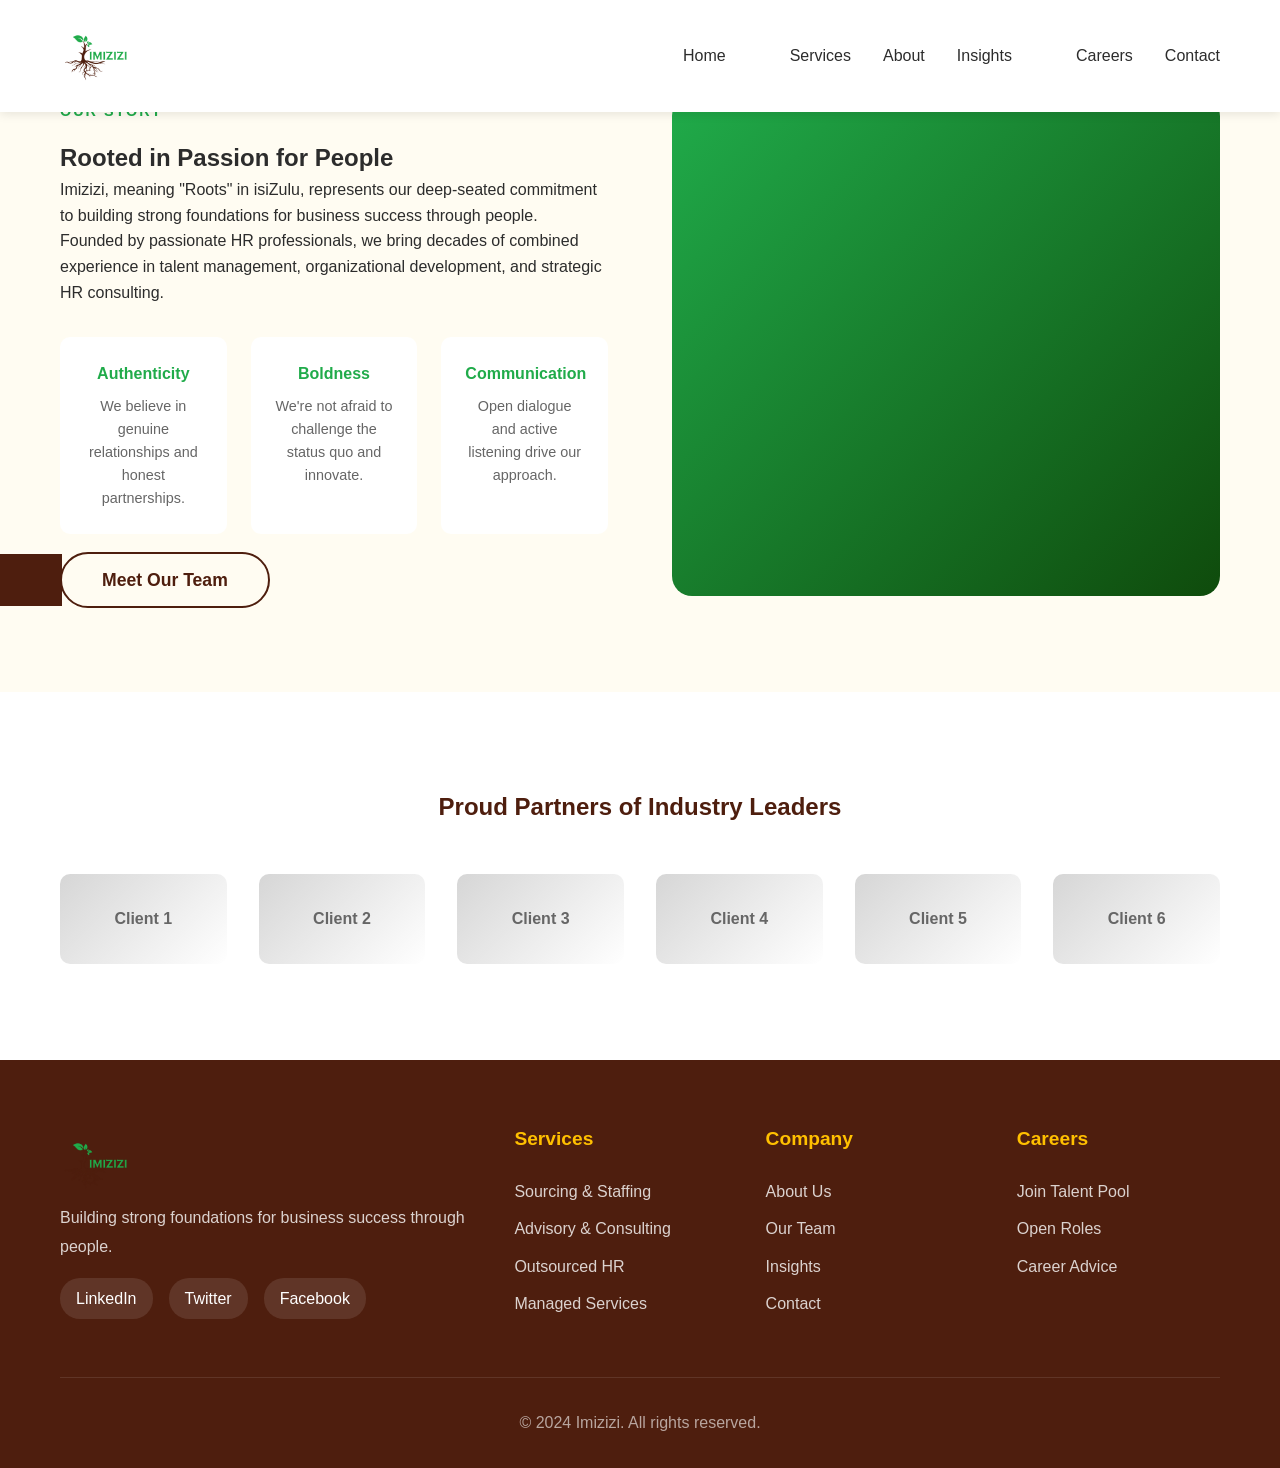
<file: about.html>
<!DOCTYPE html>
<html lang="en">
<head>
    <meta charset="UTF-8">
    <meta name="viewport" content="width=device-width, initial-scale=1.0">
    <title>About - Imizizi</title>
    <link rel="stylesheet" href="styles.css">
</head>
<body>
<!-- Navigation -->
    <nav class="navbar">
        <div class="container">
            <div class="nav-wrapper">
                <div class="logo">
                    <img src="images/Logo.png" alt="Imizizi Logo" class="logo-img">
                </div>
                
                <button class="mobile-menu-toggle" aria-label="Toggle menu">
                    <span></span>
                    <span></span>
                    <span></span>
                </button>
                <ul class="nav-menu">
                    <li><a href="home.html" class="nav-link active">Home</a></li>
                    <li class="dropdown">
                        <li><a href="services.html" class="nav-link">Services</a></li>
                        <ul class="dropdown-menu">
                            <li><a href="#sourcing">Sourcing & Staffing</a></li>
                            <li><a href="#advisory">Advisory & Consulting</a></li>
                            <li><a href="#outsourced">Outsourced People Management</a></li>
                            <li><a href="#managed">Managed Services</a></li>
                        </ul>
                    </li>
                    <li><a href="about.html" class="nav-link">About</a></li>
                    <li><a href="insights.html" class="nav-link">Insights</a></li>
                    <li class="dropdown">
                        <li><a href="careers.html" class="nav-link">Careers</a></li>
                        <ul class="dropdown-menu">
                            <li><a href="#talent-pool">Join Our Talent Pool</a></li>
                            <li><a href="#open-roles">Current Open Roles</a></li>
                            <li><a href="#career-advice">Career Advice</a></li>
                        </ul>
                    </li>
                    <li><a href="contact.html" class="nav-link">Contact</a></li>
                </ul>
            </div>
        </div>
    </nav>
<!-- About Section -->
    <section id="about" class="about-section">
        <div class="container">
            <div class="two-column-layout reverse">
                <div class="content-left" data-aos="fade-right">
                    <div class="about-image"></div>
                </div>
                <div class="content-right" data-aos="fade-left">
                    <span class="section-tag">Our Story</span>
                    <h2>Rooted in Passion for People</h2>
                    <p>Imizizi, meaning "Roots" in isiZulu, represents our deep-seated commitment to building strong foundations for business success through people.</p>
                    <p>Founded by passionate HR professionals, we bring decades of combined experience in talent management, organizational development, and strategic HR consulting.</p>
                    <div class="values-grid">
                        <div class="value-item">
                            <h4>Authenticity</h4>
                            <p>We believe in genuine relationships and honest partnerships.</p>
                        </div>
                        <div class="value-item">
                            <h4>Boldness</h4>
                            <p>We're not afraid to challenge the status quo and innovate.</p>
                        </div>
                        <div class="value-item">
                            <h4>Communication</h4>
                            <p>Open dialogue and active listening drive our approach.</p>
                        </div>
                    </div>
                    <a href="#team" class="btn-secondary" data-modal="teamModal">Meet Our Team</a>
                </div>
            </div>
        </div>
    </section>

<!-- Client Logos -->
    <section class="client-logos">
        <div class="container">
            <h3>Proud Partners of Industry Leaders</h3>
            <div class="logo-grid">
                <div class="logo-item">Client 1</div>
                <div class="logo-item">Client 2</div>
                <div class="logo-item">Client 3</div>
                <div class="logo-item">Client 4</div>
                <div class="logo-item">Client 5</div>
                <div class="logo-item">Client 6</div>
            </div>
        </div>
    </section>

<!-- Footer -->
    <footer class="footer">
        <div class="container">
            <div class="footer-grid">
                <div class="footer-col">
                    <div class="footer-logo">
                        <img src="images/Logo.png" alt="Imizizi Logo" class="logo-img">
                    </div>
                    <p>Building strong foundations for business success through people.</p>
                    <div class="footer-social">
                        <a href="#">LinkedIn</a>
                        <a href="#">Twitter</a>
                        <a href="#">Facebook</a>
                    </div>
                </div>
                <div class="footer-col">
                    <h4>Services</h4>
                    <ul>
                        <li><a href="#sourcing">Sourcing & Staffing</a></li>
                        <li><a href="#advisory">Advisory & Consulting</a></li>
                        <li><a href="#outsourced">Outsourced HR</a></li>
                        <li><a href="#managed">Managed Services</a></li>
                    </ul>
                </div>
                <div class="footer-col">
                    <h4>Company</h4>
                    <ul>
                        <li><a href="#about">About Us</a></li>
                        <li><a href="#team">Our Team</a></li>
                        <li><a href="#insights">Insights</a></li>
                        <li><a href="#contact">Contact</a></li>
                    </ul>
                </div>
                <div class="footer-col">
                    <h4>Careers</h4>
                    <ul>
                        <li><a href="#talent-pool">Join Talent Pool</a></li>
                        <li><a href="#open-roles">Open Roles</a></li>
                        <li><a href="#career-advice">Career Advice</a></li>
                    </ul>
                </div>
            </div>
            <div class="footer-bottom">
                <p>&copy; 2024 Imizizi. All rights reserved.</p>
            </div>
        </div>
    </footer>

    <script src="script.js"></script>


</body>
</html>
</file>
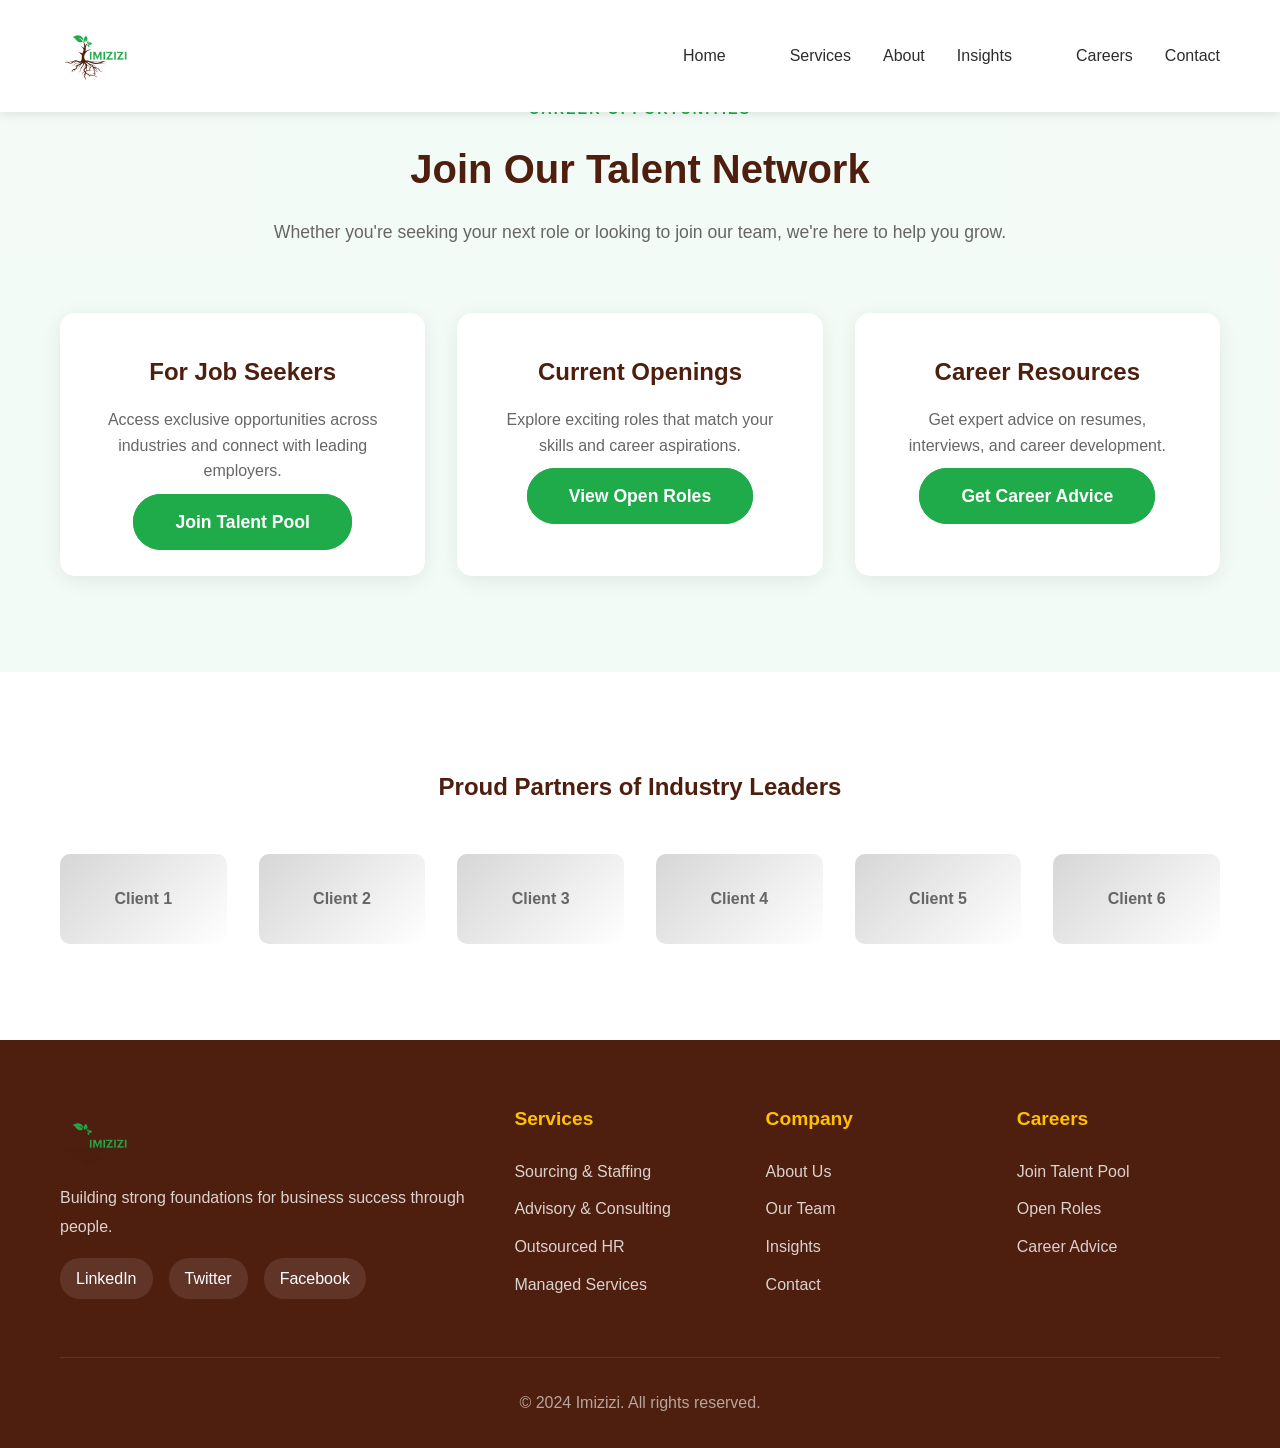
<file: careers.html>
<!DOCTYPE html>
<html lang="en">
<head>
    <meta charset="UTF-8">
    <meta name="viewport" content="width=device-width, initial-scale=1.0">
    <title>Careers - Imizizi</title>
    <link rel="stylesheet" href="styles.css">
</head>
<body>
<!-- Navigation -->
    <nav class="navbar">
        <div class="container">
            <div class="nav-wrapper">
                <div class="logo">
                    <img src="images/Logo.png" alt="Imizizi Logo" class="logo-img">
                </div>
                
                <button class="mobile-menu-toggle" aria-label="Toggle menu">
                    <span></span>
                    <span></span>
                    <span></span>
                </button>
                <ul class="nav-menu">
                    <li><a href="home.html" class="nav-link active">Home</a></li>
                    <li class="dropdown">
                        <li><a href="services.html" class="nav-link">Services</a></li>
                        <ul class="dropdown-menu">
                            <li><a href="#sourcing">Sourcing & Staffing</a></li>
                            <li><a href="#advisory">Advisory & Consulting</a></li>
                            <li><a href="#outsourced">Outsourced People Management</a></li>
                            <li><a href="#managed">Managed Services</a></li>
                        </ul>
                    </li>
                    <li><a href="about.html" class="nav-link">About</a></li>
                    <li><a href="insights.html" class="nav-link">Insights</a></li>
                    <li class="dropdown">
                        <li><a href="careers.html" class="nav-link">Careers</a></li>
                        <ul class="dropdown-menu">
                            <li><a href="#talent-pool">Join Our Talent Pool</a></li>
                            <li><a href="#open-roles">Current Open Roles</a></li>
                            <li><a href="#career-advice">Career Advice</a></li>
                        </ul>
                    </li>
                    <li><a href="contact.html" class="nav-link">Contact</a></li>
                </ul>
            </div>
        </div>
    </nav>

<!-- Careers Section -->
    <section id="careers" class="careers-section">
        <div class="container">
            <div class="section-header">
                <span class="section-tag">Career Opportunities</span>
                <h2>Join Our Talent Network</h2>
                <p>Whether you're seeking your next role or looking to join our team, we're here to help you grow.</p>
            </div>
            <div class="careers-grid">
                <div class="career-card" data-aos="fade-up">
                    <h3>For Job Seekers</h3>
                    <p>Access exclusive opportunities across industries and connect with leading employers.</p>
                    <a href="#talent-pool" class="btn-primary" data-modal="talentPoolModal">Join Talent Pool</a>
                </div>
                <div class="career-card" data-aos="fade-up" data-aos-delay="100">
                    <h3>Current Openings</h3>
                    <p>Explore exciting roles that match your skills and career aspirations.</p>
                    <a href="#open-roles" class="btn-primary" data-modal="openRolesModal">View Open Roles</a>
                </div>
                <div class="career-card" data-aos="fade-up" data-aos-delay="200">
                    <h3>Career Resources</h3>
                    <p>Get expert advice on resumes, interviews, and career development.</p>
                    <a href="#career-advice" class="btn-primary" data-modal="careerAdviceModal">Get Career Advice</a>
                </div>
            </div>
        </div>
    </section>

    <!-- Career Modals -->
    <div id="talentPoolModal" class="modal">
        <div class="modal-content">
            <span class="close">&times;</span>
            <h1>Join Our Talent Pool</h1>
            <p>Register with Imizizi to access exclusive job opportunities and career support services.</p>

            <h2>Benefits of Joining</h2>
            <ul>
                <li>First access to new job openings before public posting</li>
                <li>Personalized job matching based on your skills and preferences</li>
                <li>Career coaching and resume optimization services</li>
                <li>Interview preparation and feedback</li>
                <li>Salary negotiation support</li>
                <li>Ongoing career development resources</li>
            </ul>

            <h2>How It Works</h2>
            <p>Submit your profile and resume through our secure portal. Our team will review your information and reach out when opportunities matching your profile become available. We maintain strict confidentiality throughout the process.</p>

            <form class="talent-form">
                <input type="text" placeholder="Full Name" required>
                <input type="email" placeholder="Email Address" required>
                <input type="tel" placeholder="Phone Number" required>
                <select required>
                    <option value="">Select Industry</option>
                    <option value="it">Information Technology</option>
                    <option value="finance">Finance & Banking</option>
                    <option value="healthcare">Healthcare</option>
                    <option value="manufacturing">Manufacturing</option>
                    <option value="retail">Retail</option>
                    <option value="other">Other</option>
                </select>
                <textarea placeholder="Brief career summary" rows="4"></textarea>
                <button type="submit" class="btn-primary">Submit Application</button>
            </form>
        </div>
    </div>

    <div id="openRolesModal" class="modal">
        <div class="modal-content">
            <span class="close">&times;</span>
            <h1>Current Open Roles</h1>
            <p>Explore our latest opportunities across various industries and experience levels.</p>

            <div class="jobs-list">
                <div class="job-item">
                    <h3>Senior Software Engineer</h3>
                    <p class="job-meta">Technology • Johannesburg • Full-time</p>
                    <p>Leading tech company seeking experienced software engineer to join their innovation team. 5+ years experience required.</p>
                    <a href="#contact" class="btn-secondary">Apply Now</a>
                </div>
                <div class="job-item">
                    <h3>Financial Analyst</h3>
                    <p class="job-meta">Finance • Cape Town • Permanent</p>
                    <p>Multinational corporation looking for detail-oriented financial analyst with strong analytical skills and 3+ years experience.</p>
                    <a href="#contact" class="btn-secondary">Apply Now</a>
                </div>
                <div class="job-item">
                    <h3>HR Manager</h3>
                    <p class="job-meta">Human Resources • Durban • Full-time</p>
                    <p>Growing organization needs experienced HR Manager to lead people strategy and operations. 7+ years experience preferred.</p>
                    <a href="#contact" class="btn-secondary">Apply Now</a>
                </div>
                <div class="job-item">
                    <h3>Marketing Specialist</h3>
                    <p class="job-meta">Marketing • Remote • Contract</p>
                    <p>Digital marketing specialist needed for 6-month project. Experience with SEO, content marketing, and social media required.</p>
                    <a href="#contact" class="btn-secondary">Apply Now</a>
                </div>
                <div class="job-item">
                    <h3>Project Manager</h3>
                    <p class="job-meta">Operations • Pretoria • Permanent</p>
                    <p>PMP-certified project manager to oversee complex infrastructure projects. Strong stakeholder management skills essential.</p>
                    <a href="#contact" class="btn-secondary">Apply Now</a>
                </div>
            </div>

            <p class="jobs-footer">Don't see the right role? <a href="#talent-pool" data-modal="talentPoolModal">Join our talent pool</a> to be notified of future opportunities.</p>
        </div>
    </div>

    <div id="careerAdviceModal" class="modal">
        <div class="modal-content">
            <span class="close">&times;</span>
            <h1>Career Advice & Resources</h1>
            <p>Expert guidance to help you navigate your career journey successfully.</p>

            <div class="advice-sections">
                <div class="advice-section">
                    <h2>Resume & CV Tips</h2>
                    <ul>
                        <li>Tailor your resume to each specific role and company</li>
                        <li>Use action verbs and quantify achievements with metrics</li>
                        <li>Keep formatting clean, professional, and ATS-friendly</li>
                        <li>Highlight relevant skills and certifications prominently</li>
                        <li>Include a compelling professional summary</li>
                    </ul>
                </div>

                <div class="advice-section">
                    <h2>Interview Preparation</h2>
                    <ul>
                        <li>Research the company thoroughly before your interview</li>
                        <li>Prepare specific examples using the STAR method</li>
                        <li>Practice common interview questions out loud</li>
                        <li>Prepare thoughtful questions to ask the interviewer</li>
                        <li>Follow up with a thank-you email within 24 hours</li>
                    </ul>
                </div>

                <div class="advice-section">
                    <h2>Career Development</h2>
                    <ul>
                        <li>Set clear short-term and long-term career goals</li>
                        <li>Continuously update your skills through learning</li>
                        <li>Build and maintain a strong professional network</li>
                        <li>Seek mentorship and be open to feedback</li>
                        <li>Document your achievements and impact regularly</li>
                    </ul>
                </div>

                <div class="advice-section">
                    <h2>Salary Negotiation</h2>
                    <ul>
                        <li>Research market rates for your role and experience level</li>
                        <li>Consider total compensation, not just base salary</li>
                        <li>Practice your negotiation conversation beforehand</li>
                        <li>Be prepared to justify your salary expectations</li>
                        <li>Know when to walk away from an inadequate offer</li>
                    </ul>
                </div>
            </div>

            <a href="#contact" class="btn-primary modal-cta">Schedule Career Coaching Session</a>
        </div>
    </div>

<!-- Client Logos -->
    <section class="client-logos">
        <div class="container">
            <h3>Proud Partners of Industry Leaders</h3>
            <div class="logo-grid">
                <div class="logo-item">Client 1</div>
                <div class="logo-item">Client 2</div>
                <div class="logo-item">Client 3</div>
                <div class="logo-item">Client 4</div>
                <div class="logo-item">Client 5</div>
                <div class="logo-item">Client 6</div>
            </div>
        </div>
    </section>

<!-- Footer -->
    <footer class="footer">
        <div class="container">
            <div class="footer-grid">
                <div class="footer-col">
                    <div class="footer-logo">
                        <img src="images/Logo.png" alt="Imizizi Logo" class="logo-img">
                    </div>
                    <p>Building strong foundations for business success through people.</p>
                    <div class="footer-social">
                        <a href="#">LinkedIn</a>
                        <a href="#">Twitter</a>
                        <a href="#">Facebook</a>
                    </div>
                </div>
                <div class="footer-col">
                    <h4>Services</h4>
                    <ul>
                        <li><a href="#sourcing">Sourcing & Staffing</a></li>
                        <li><a href="#advisory">Advisory & Consulting</a></li>
                        <li><a href="#outsourced">Outsourced HR</a></li>
                        <li><a href="#managed">Managed Services</a></li>
                    </ul>
                </div>
                <div class="footer-col">
                    <h4>Company</h4>
                    <ul>
                        <li><a href="#about">About Us</a></li>
                        <li><a href="#team">Our Team</a></li>
                        <li><a href="#insights">Insights</a></li>
                        <li><a href="#contact">Contact</a></li>
                    </ul>
                </div>
                <div class="footer-col">
                    <h4>Careers</h4>
                    <ul>
                        <li><a href="#talent-pool">Join Talent Pool</a></li>
                        <li><a href="#open-roles">Open Roles</a></li>
                        <li><a href="#career-advice">Career Advice</a></li>
                    </ul>
                </div>
            </div>
            <div class="footer-bottom">
                <p>&copy; 2024 Imizizi. All rights reserved.</p>
            </div>
        </div>
    </footer>

    <script src="script.js"></script>
</body>
</html>
</file>
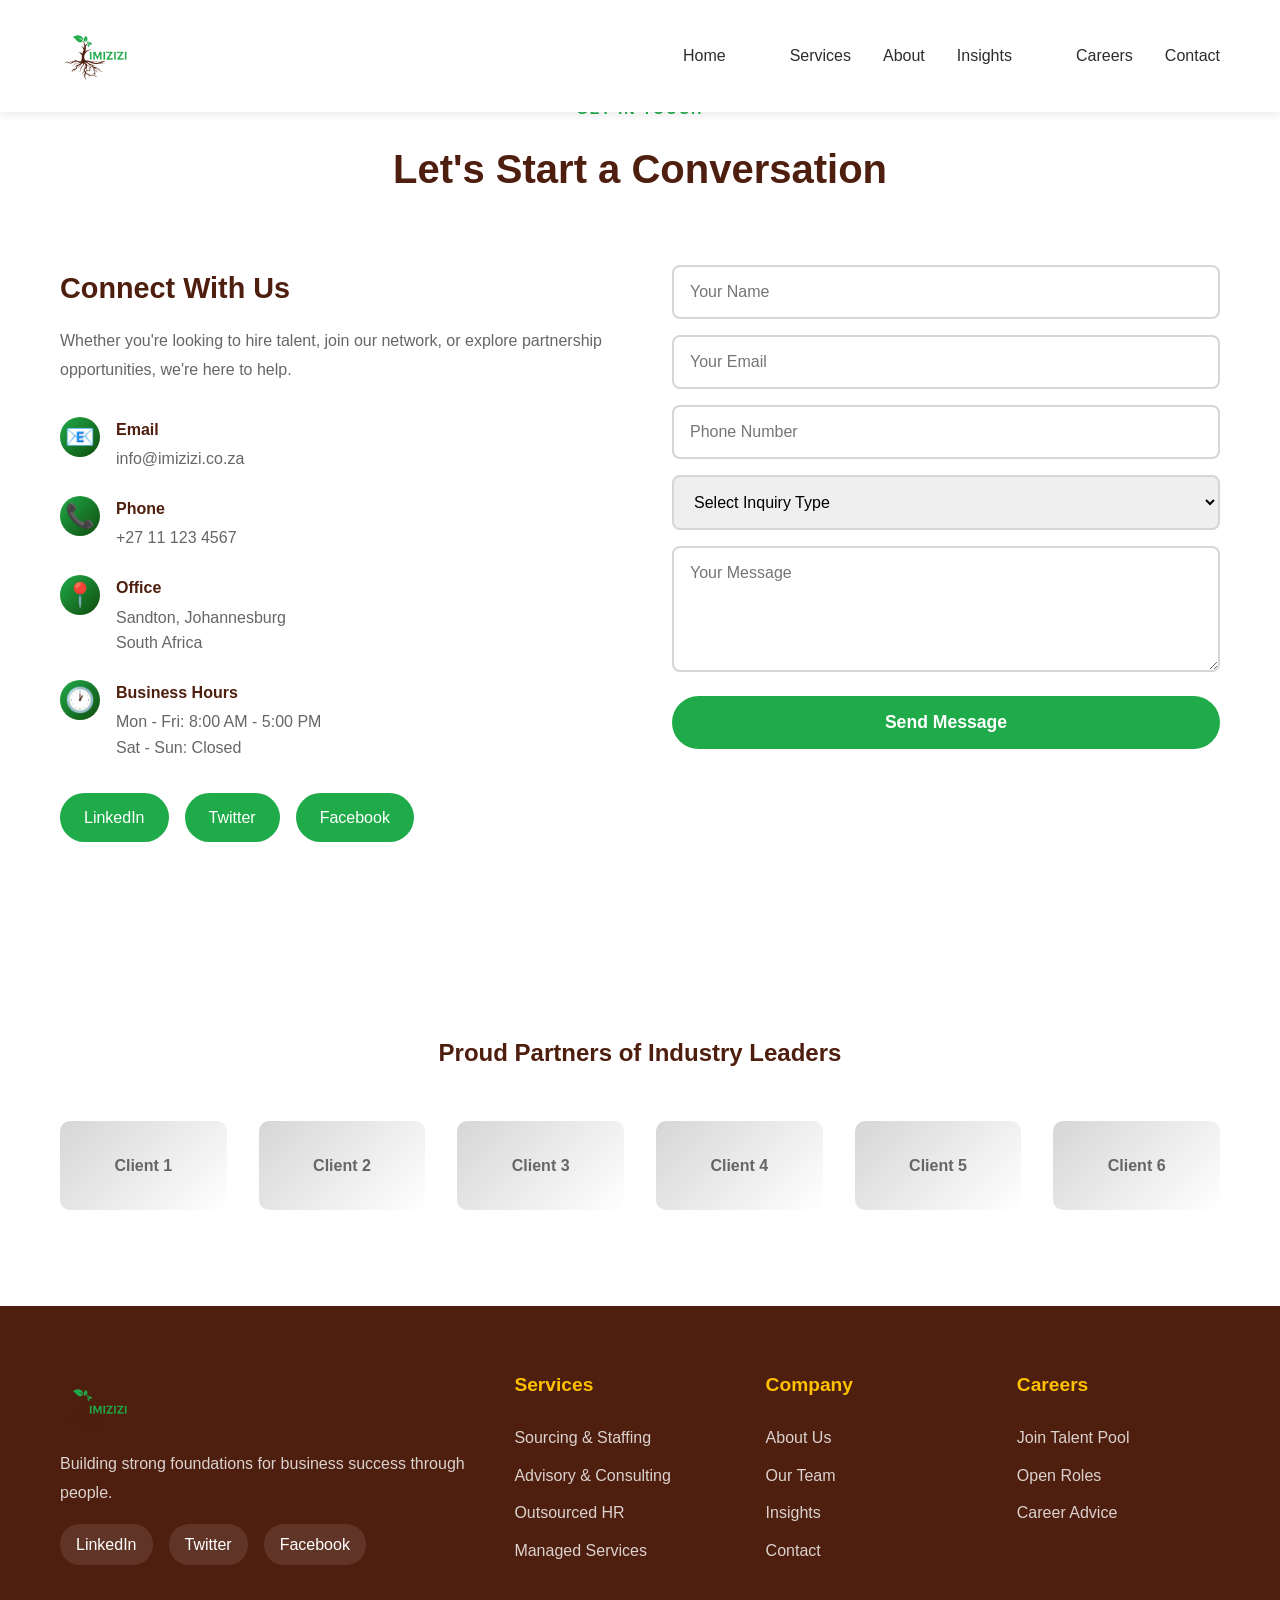
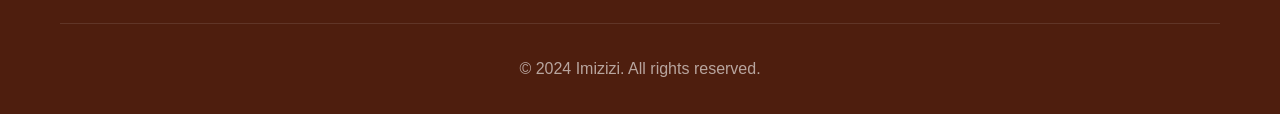
<file: contact.html>
<!DOCTYPE html>
<html lang="en">
<head>
    <meta charset="UTF-8">
    <meta name="viewport" content="width=device-width, initial-scale=1.0">
    <title>Contact - Imizizi</title>
    <link rel="stylesheet" href="styles.css">
</head>
<body>
<!-- Navigation -->
    <nav class="navbar">
        <div class="container">
            <div class="nav-wrapper">
                <div class="logo">
                    <img src="images/Logo.png" alt="Imizizi Logo" class="logo-img">
                </div>
                
                <button class="mobile-menu-toggle" aria-label="Toggle menu">
                    <span></span>
                    <span></span>
                    <span></span>
                </button>
                <ul class="nav-menu">
                    <li><a href="home.html" class="nav-link active">Home</a></li>
                    <li class="dropdown">
                        <li><a href="services.html" class="nav-link">Services</a></li>
                        <ul class="dropdown-menu">
                            <li><a href="#sourcing">Sourcing & Staffing</a></li>
                            <li><a href="#advisory">Advisory & Consulting</a></li>
                            <li><a href="#outsourced">Outsourced People Management</a></li>
                            <li><a href="#managed">Managed Services</a></li>
                        </ul>
                    </li>
                    <li><a href="about.html" class="nav-link">About</a></li>
                    <li><a href="insights.html" class="nav-link">Insights</a></li>
                    <li class="dropdown">
                        <li><a href="careers.html" class="nav-link">Careers</a></li>
                        <ul class="dropdown-menu">
                            <li><a href="#talent-pool">Join Our Talent Pool</a></li>
                            <li><a href="#open-roles">Current Open Roles</a></li>
                            <li><a href="#career-advice">Career Advice</a></li>
                        </ul>
                    </li>
                    <li><a href="contact.html" class="nav-link">Contact</a></li>
                </ul>
            </div>
        </div>
    </nav>
<!-- Contact Section -->
    <section id="contact" class="contact-section">
        <div class="container">
            <div class="section-header">
                <span class="section-tag">Get in Touch</span>
                <h2>Let's Start a Conversation</h2>
            </div>
            <div class="contact-grid">
                <div class="contact-info" data-aos="fade-right">
                    <h3>Connect With Us</h3>
                    <p>Whether you're looking to hire talent, join our network, or explore partnership opportunities, we're here to help.</p>
                    <div class="contact-details">
                        <div class="contact-item">
                            <div class="contact-icon">📧</div>
                            <div>
                                <h4>Email</h4>
                                <p>info@imizizi.co.za</p>
                            </div>
                        </div>
                        <div class="contact-item">
                            <div class="contact-icon">📞</div>
                            <div>
                                <h4>Phone</h4>
                                <p>+27 11 123 4567</p>
                            </div>
                        </div>
                        <div class="contact-item">
                            <div class="contact-icon">📍</div>
                            <div>
                                <h4>Office</h4>
                                <p>Sandton, Johannesburg<br>South Africa</p>
                            </div>
                        </div>
                        <div class="contact-item">
                            <div class="contact-icon">🕐</div>
                            <div>
                                <h4>Business Hours</h4>
                                <p>Mon - Fri: 8:00 AM - 5:00 PM<br>Sat - Sun: Closed</p>
                            </div>
                        </div>
                    </div>
                    <div class="social-links">
                        <a href="#" class="social-icon">LinkedIn</a>
                        <a href="#" class="social-icon">Twitter</a>
                        <a href="#" class="social-icon">Facebook</a>
                    </div>
                </div>
                <div class="contact-form-wrapper" data-aos="fade-left">
                    <form class="contact-form">
                        <div class="form-group">
                            <input type="text" name="name" placeholder="Your Name" required>
                        </div>
                        <div class="form-group">
                            <input type="email" name="email" placeholder="Your Email" required>
                        </div>
                        <div class="form-group">
                            <input type="tel" name="phone" placeholder="Phone Number">
                        </div>
                        <div class="form-group">
                            <select name="subject" required>
                                <option value="">Select Inquiry Type</option>
                                <option value="hire">I want to hire talent</option>
                                <option value="job">I'm looking for a job</option>
                                <option value="consulting">I need consulting services</option>
                                <option value="partnership">Partnership opportunity</option>
                                <option value="other">Other</option>
                            </select>
                        </div>
                        <div class="form-group">
                            <textarea name="message" placeholder="Your Message" rows="5" required></textarea>
                        </div>
                        <button type="submit" class="btn-primary">Send Message</button>
                    </form>
                </div>
            </div>
        </div>
    </section>

<!-- Client Logos -->
    <section class="client-logos">
        <div class="container">
            <h3>Proud Partners of Industry Leaders</h3>
            <div class="logo-grid">
                <div class="logo-item">Client 1</div>
                <div class="logo-item">Client 2</div>
                <div class="logo-item">Client 3</div>
                <div class="logo-item">Client 4</div>
                <div class="logo-item">Client 5</div>
                <div class="logo-item">Client 6</div>
            </div>
        </div>
    </section>

<!-- Footer -->
    <footer class="footer">
        <div class="container">
            <div class="footer-grid">
                <div class="footer-col">
                    <div class="footer-logo">
                        <img src="images/Logo.png" alt="Imizizi Logo" class="logo-img">
                    </div>
                    <p>Building strong foundations for business success through people.</p>
                    <div class="footer-social">
                        <a href="#">LinkedIn</a>
                        <a href="#">Twitter</a>
                        <a href="#">Facebook</a>
                    </div>
                </div>
                <div class="footer-col">
                    <h4>Services</h4>
                    <ul>
                        <li><a href="#sourcing">Sourcing & Staffing</a></li>
                        <li><a href="#advisory">Advisory & Consulting</a></li>
                        <li><a href="#outsourced">Outsourced HR</a></li>
                        <li><a href="#managed">Managed Services</a></li>
                    </ul>
                </div>
                <div class="footer-col">
                    <h4>Company</h4>
                    <ul>
                        <li><a href="#about">About Us</a></li>
                        <li><a href="#team">Our Team</a></li>
                        <li><a href="#insights">Insights</a></li>
                        <li><a href="#contact">Contact</a></li>
                    </ul>
                </div>
                <div class="footer-col">
                    <h4>Careers</h4>
                    <ul>
                        <li><a href="#talent-pool">Join Talent Pool</a></li>
                        <li><a href="#open-roles">Open Roles</a></li>
                        <li><a href="#career-advice">Career Advice</a></li>
                    </ul>
                </div>
            </div>
            <div class="footer-bottom">
                <p>&copy; 2024 Imizizi. All rights reserved.</p>
            </div>
        </div>
    </footer>

    <script src="script.js"></script>
</body>
</html>
</file>
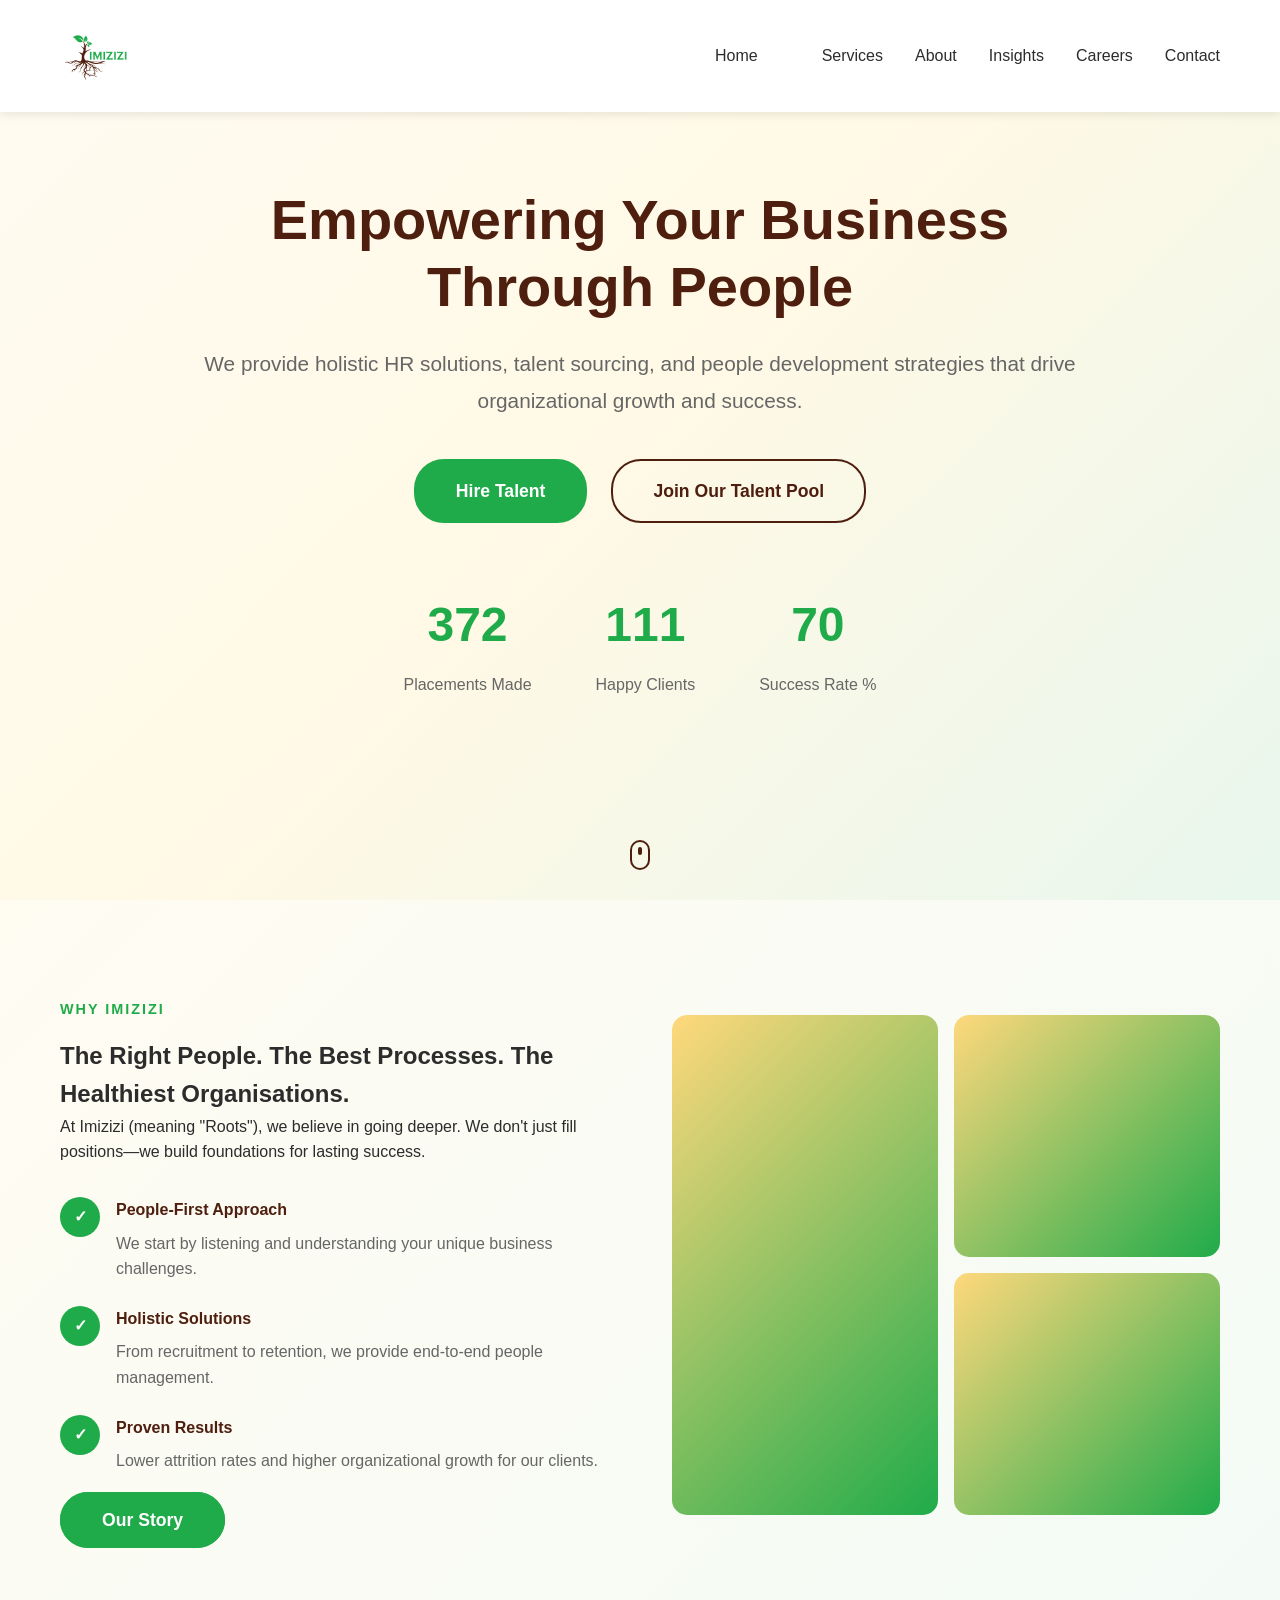
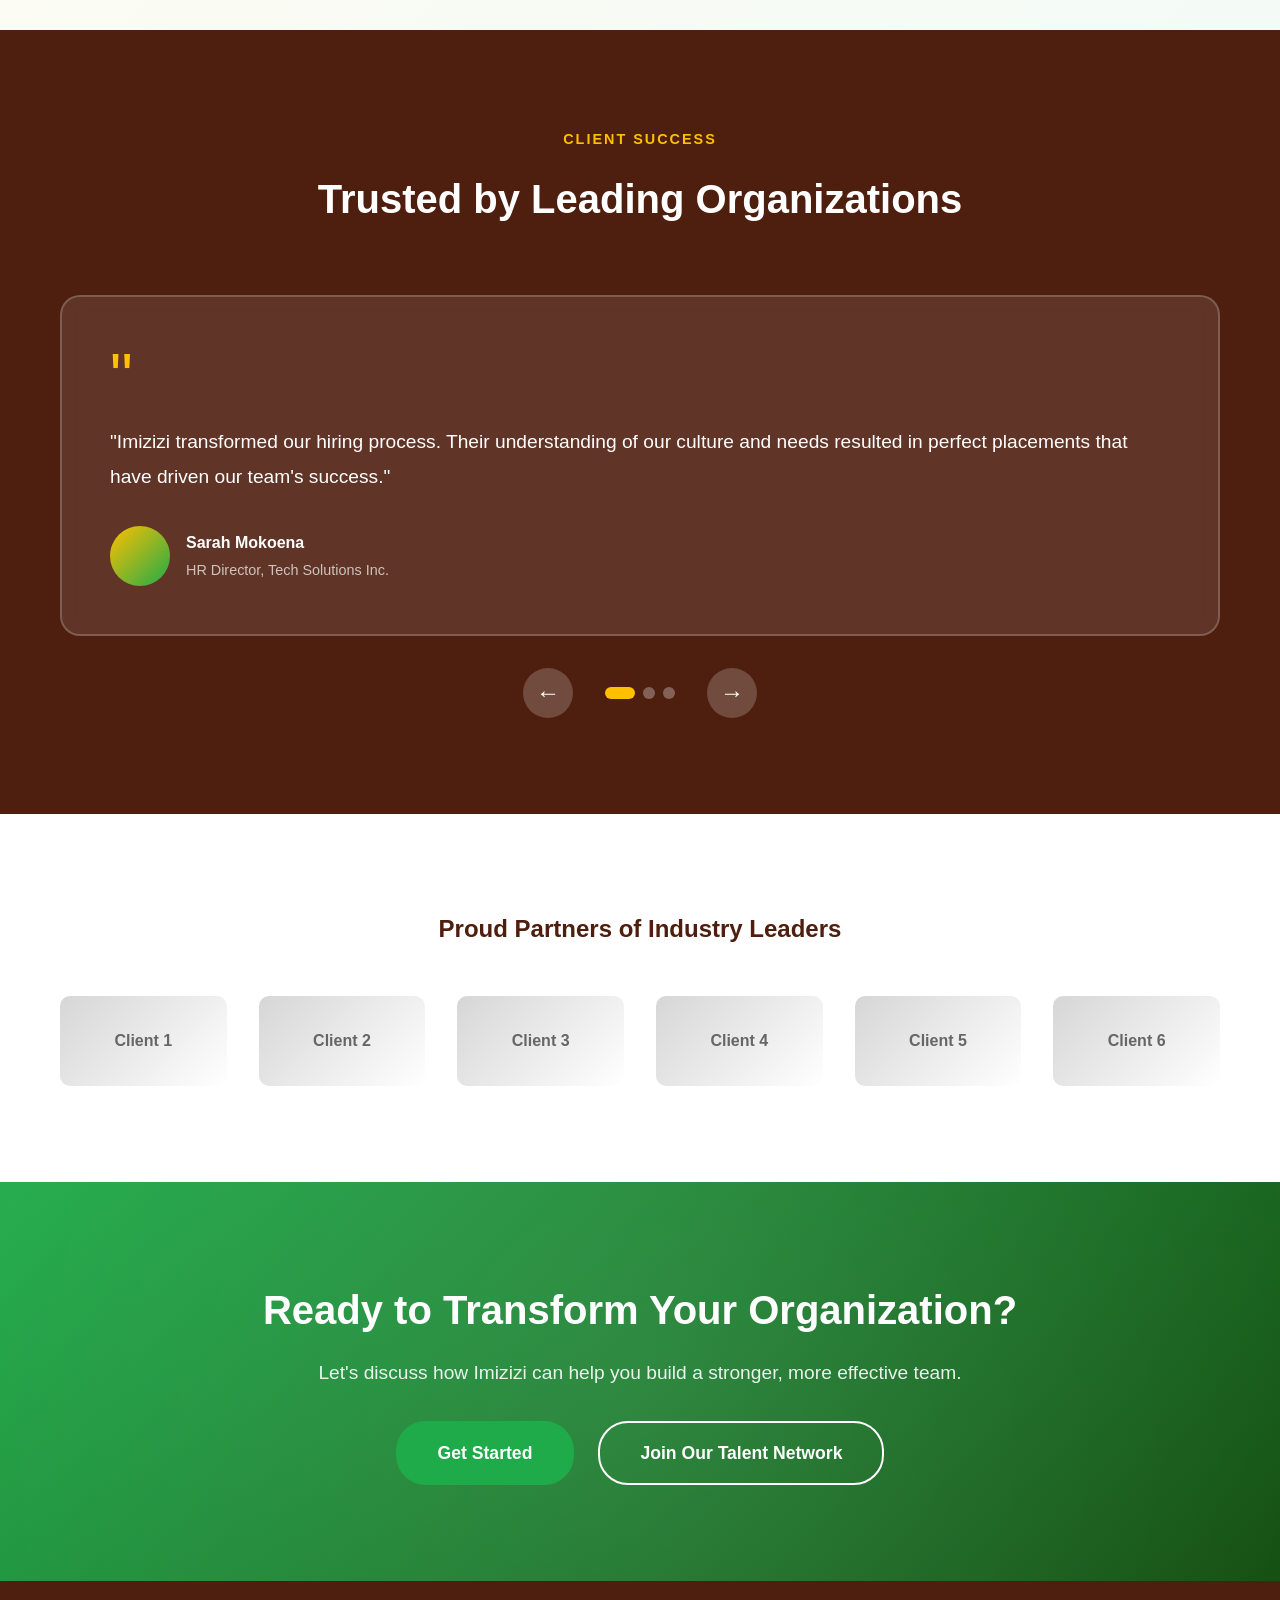
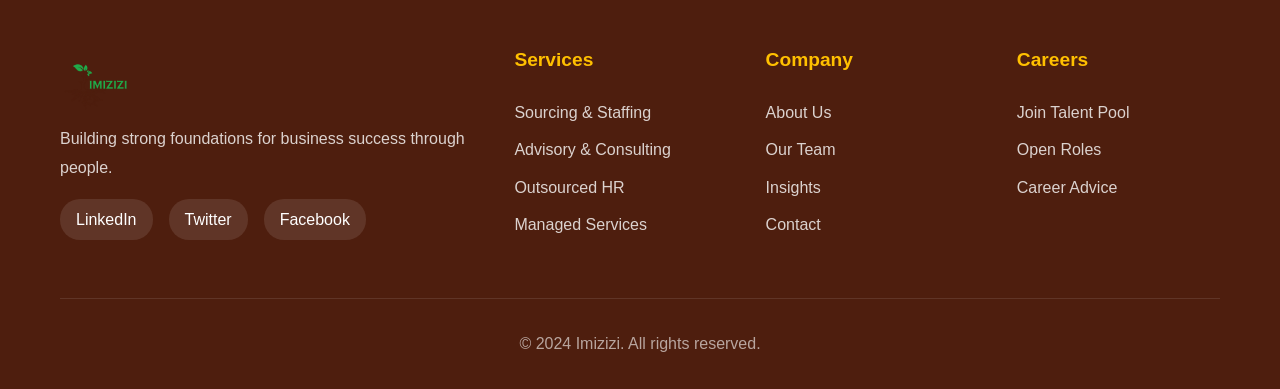
<file: home.html>
<!DOCTYPE html>
<html lang="en">
<head>
    <meta charset="UTF-8">
    <meta name="viewport" content="width=device-width, initial-scale=1.0">
    <title>Imizizi - People Management & Consulting Specialists</title>
    <link rel="stylesheet" href="styles.css">
</head>
<body>
    <!-- Navigation -->
    <nav class="navbar">
        <div class="container">
            <div class="nav-wrapper">
                <div class="logo">
                    <img src="images/Logo.png" alt="Imizizi Logo" class="logo-img">
                </div>
                
                <button class="mobile-menu-toggle" aria-label="Toggle menu">
                    <span></span>
                    <span></span>
                    <span></span>
                </button>
                <ul class="nav-menu">
                    <li><a href="home.html" class="nav-link active">Home</a></li>
                    <li class="dropdown">
                        <li><a href="services.html" class="nav-link">Services</a></li>
                        <ul class="dropdown-menu">
                            <li><a href="#sourcing">Sourcing & Staffing</a></li>
                            <li><a href="#advisory">Advisory & Consulting</a></li>
                            <li><a href="#outsourced">Outsourced People Management</a></li>
                            <li><a href="#managed">Managed Services</a></li>
                        </ul>
                    </li>
                    <li><a href="about.html" class="nav-link">About</a></li>
                    <li><a href="insights.html" class="nav-link">Insights</a></li>
                    <li class="dropdown">
                        <a href="careers.html" class="nav-link">Careers</a>
                        <ul class="dropdown-menu">
                            <li><a href="#talent-pool">Join Our Talent Pool</a></li>
                            <li><a href="#open-roles">Current Open Roles</a></li>
                            <li><a href="#career-advice">Career Advice</a></li>
                        </ul>
                    </li>
                    <li><a href="contact.html" class="nav-link">Contact</a></li>
                </ul>
            </div>
        </div>
    </nav>

    <!-- Hero Section -->
    <section id="home" class="hero">
        <div class="hero-background"></div>
        <div class="container">
            <div class="hero-content">
                <h1 class="hero-title animate-fade-in">Empowering Your Business Through People</h1>
                <p class="hero-subtitle animate-fade-in-delay">We provide holistic HR solutions, talent sourcing, and people development strategies that drive organizational growth and success.</p>
                <div class="hero-buttons animate-fade-in-delay-2">
                    <a href="#contact" class="btn-primary">Hire Talent</a>
                    <a href="#careers" class="btn-secondary">Join Our Talent Pool</a>
                </div>
                <div class="hero-stats animate-fade-in-delay-3">
                    <div class="stat-item">
                        <h3 class="stat-number" data-count="500">0</h3>
                        <p>Placements Made</p>
                    </div>
                    <div class="stat-item">
                        <h3 class="stat-number" data-count="150">0</h3>
                        <p>Happy Clients</p>
                    </div>
                    <div class="stat-item">
                        <h3 class="stat-number" data-count="95">0</h3>
                        <p>Success Rate %</p>
                    </div>
                </div>
            </div>
        </div>
        <div class="scroll-indicator">
            <span></span>
        </div>
    </section>

    

    <!-- Why Choose Us -->
    <section class="why-choose-us">
        <div class="container">
            <div class="two-column-layout">
                <div class="content-left" data-aos="fade-right">
                    <span class="section-tag">Why Imizizi</span>
                    <h2>The Right People. The Best Processes. The Healthiest Organisations.</h2>
                    <p>At Imizizi (meaning "Roots"), we believe in going deeper. We don't just fill positions—we build foundations for lasting success.</p>
                    <div class="benefits-list">
                        <div class="benefit-item">
                            <div class="benefit-icon">✓</div>
                            <div>
                                <h4>People-First Approach</h4>
                                <p>We start by listening and understanding your unique business challenges.</p>
                            </div>
                        </div>
                        <div class="benefit-item">
                            <div class="benefit-icon">✓</div>
                            <div>
                                <h4>Holistic Solutions</h4>
                                <p>From recruitment to retention, we provide end-to-end people management.</p>
                            </div>
                        </div>
                        <div class="benefit-item">
                            <div class="benefit-icon">✓</div>
                            <div>
                                <h4>Proven Results</h4>
                                <p>Lower attrition rates and higher organizational growth for our clients.</p>
                            </div>
                        </div>
                    </div>
                    <a href="#about" class="btn-primary">Our Story</a>
                </div>
                <div class="content-right" data-aos="fade-left">
                    <div class="image-collage">
                        <div class="collage-item collage-1"></div>
                        <div class="collage-item collage-2"></div>
                        <div class="collage-item collage-3"></div>
                    </div>
                </div>
            </div>
        </div>
    </section>

    <!-- Social Proof / Testimonials -->
    <section class="testimonials">
        <div class="container">
            <div class="section-header">
                <span class="section-tag">Client Success</span>
                <h2>Trusted by Leading Organizations</h2>
            </div>
            <div class="testimonials-slider">
                <div class="testimonial-card active" data-aos="fade-up">
                    <div class="quote-icon">"</div>
                    <p class="testimonial-text">"Imizizi transformed our hiring process. Their understanding of our culture and needs resulted in perfect placements that have driven our team's success."</p>
                    <div class="testimonial-author">
                        <div class="author-avatar"></div>
                        <div>
                            <h4>Sarah Mokoena</h4>
                            <p>HR Director, Tech Solutions Inc.</p>
                        </div>
                    </div>
                </div>
                <div class="testimonial-card" data-aos="fade-up" data-aos-delay="100">
                    <div class="quote-icon">"</div>
                    <p class="testimonial-text">"The leadership development program designed by Imizizi has been instrumental in preparing our management team for growth. Truly exceptional service."</p>
                    <div class="testimonial-author">
                        <div class="author-avatar"></div>
                        <div>
                            <h4>Thabo Ndlovu</h4>
                            <p>CEO, Manufacturing Excellence</p>
                        </div>
                    </div>
                </div>
                <div class="testimonial-card" data-aos="fade-up" data-aos-delay="200">
                    <div class="quote-icon">"</div>
                    <p class="testimonial-text">"Outsourcing our HR operations to Imizizi was the best decision we made. They handle everything professionally, allowing us to focus on our core business."</p>
                    <div class="testimonial-author">
                        <div class="author-avatar"></div>
                        <div>
                            <h4>Linda van der Merwe</h4>
                            <p>Operations Manager, Retail Group</p>
                        </div>
                    </div>
                </div>
            </div>
            <div class="testimonial-controls">
                <button class="testimonial-prev">←</button>
                <div class="testimonial-dots"></div>
                <button class="testimonial-next">→</button>
            </div>
        </div>
    </section>

    <!-- Client Logos -->
    <section class="client-logos">
        <div class="container">
            <h3>Proud Partners of Industry Leaders</h3>
            <div class="logo-grid">
                <div class="logo-item">Client 1</div>
                <div class="logo-item">Client 2</div>
                <div class="logo-item">Client 3</div>
                <div class="logo-item">Client 4</div>
                <div class="logo-item">Client 5</div>
                <div class="logo-item">Client 6</div>
            </div>
        </div>
    </section>

    
    <!-- Team Modal -->
    <div id="teamModal" class="modal">
        <div class="modal-content">
            <span class="close">&times;</span>
            <h1>Meet Our Leadership Team</h1>
            <p>Our team brings together diverse expertise in HR, talent management, and organizational development.</p>

            <div class="team-grid">
                <div class="team-member">
                    <div class="team-photo" style="background-image: url('images/drea.jpg');"></div>
                    <h3>Nomsa Dlamini</h3>
                    <p class="team-role">Founder & CEO</p>
                    <p>20+ years in strategic HR leadership across multinational corporations. Passionate about building people-centric organizations.</p>
                </div>
                <div class="team-member">
                    <div class="team-photo"></div>
                    <h3>Michael Chen</h3>
                    <p class="team-role">Head of Talent Acquisition</p>
                    <p>Expert in recruitment strategy and employer branding with a track record of placing over 1,000 candidates.</p>
                </div>
                <div class="team-member">
                    <div class="team-photo"></div>
                    <h3>Ayanda Nkosi</h3>
                    <p class="team-role">Director of Consulting</p>
                    <p>Organizational psychologist specializing in leadership development and change management.</p>
                </div>
                <div class="team-member">
                    <div class="team-photo"></div>
                    <h3>Jennifer Smith</h3>
                    <p class="team-role">Head of Operations</p>
                    <p>Ensures seamless delivery of HR services with focus on compliance and operational excellence.</p>
                </div>
            </div>

            <a href="#contact" class="btn-primary modal-cta">Work With Our Team</a>
        </div>
    </div>


    <!-- CTA Banner -->
    <section class="cta-banner">
        <div class="container">
            <div class="cta-content" data-aos="zoom-in">
                <h2>Ready to Transform Your Organization?</h2>
                <p>Let's discuss how Imizizi can help you build a stronger, more effective team.</p>
                <div class="cta-buttons">
                    <a href="#contact" class="btn-primary">Get Started</a>
                    <a href="#careers" class="btn-outline">Join Our Talent Network</a>
                </div>
            </div>
        </div>
    </section>


    <!-- Footer -->
    <footer class="footer">
        <div class="container">
            <div class="footer-grid">
                <div class="footer-col">
                    <div class="footer-logo">
                        <img src="images/Logo.png" alt="Imizizi Logo" class="logo-img">
                    </div>
                    <p>Building strong foundations for business success through people.</p>
                    <div class="footer-social">
                        <a href="#">LinkedIn</a>
                        <a href="#">Twitter</a>
                        <a href="#">Facebook</a>
                    </div>
                </div>
                <div class="footer-col">
                    <h4>Services</h4>
                    <ul>
                        <li><a href="#sourcing">Sourcing & Staffing</a></li>
                        <li><a href="#advisory">Advisory & Consulting</a></li>
                        <li><a href="#outsourced">Outsourced HR</a></li>
                        <li><a href="#managed">Managed Services</a></li>
                    </ul>
                </div>
                <div class="footer-col">
                    <h4>Company</h4>
                    <ul>
                        <li><a href="#about">About Us</a></li>
                        <li><a href="#team">Our Team</a></li>
                        <li><a href="#insights">Insights</a></li>
                        <li><a href="#contact">Contact</a></li>
                    </ul>
                </div>
                <div class="footer-col">
                    <h4>Careers</h4>
                    <ul>
                        <li><a href="#talent-pool">Join Talent Pool</a></li>
                        <li><a href="#open-roles">Open Roles</a></li>
                        <li><a href="#career-advice">Career Advice</a></li>
                    </ul>
                </div>
            </div>
            <div class="footer-bottom">
                <p>&copy; 2024 Imizizi. All rights reserved.</p>
            </div>
        </div>
    </footer>

    <script src="script.js"></script>
</body>
</html>
</file>
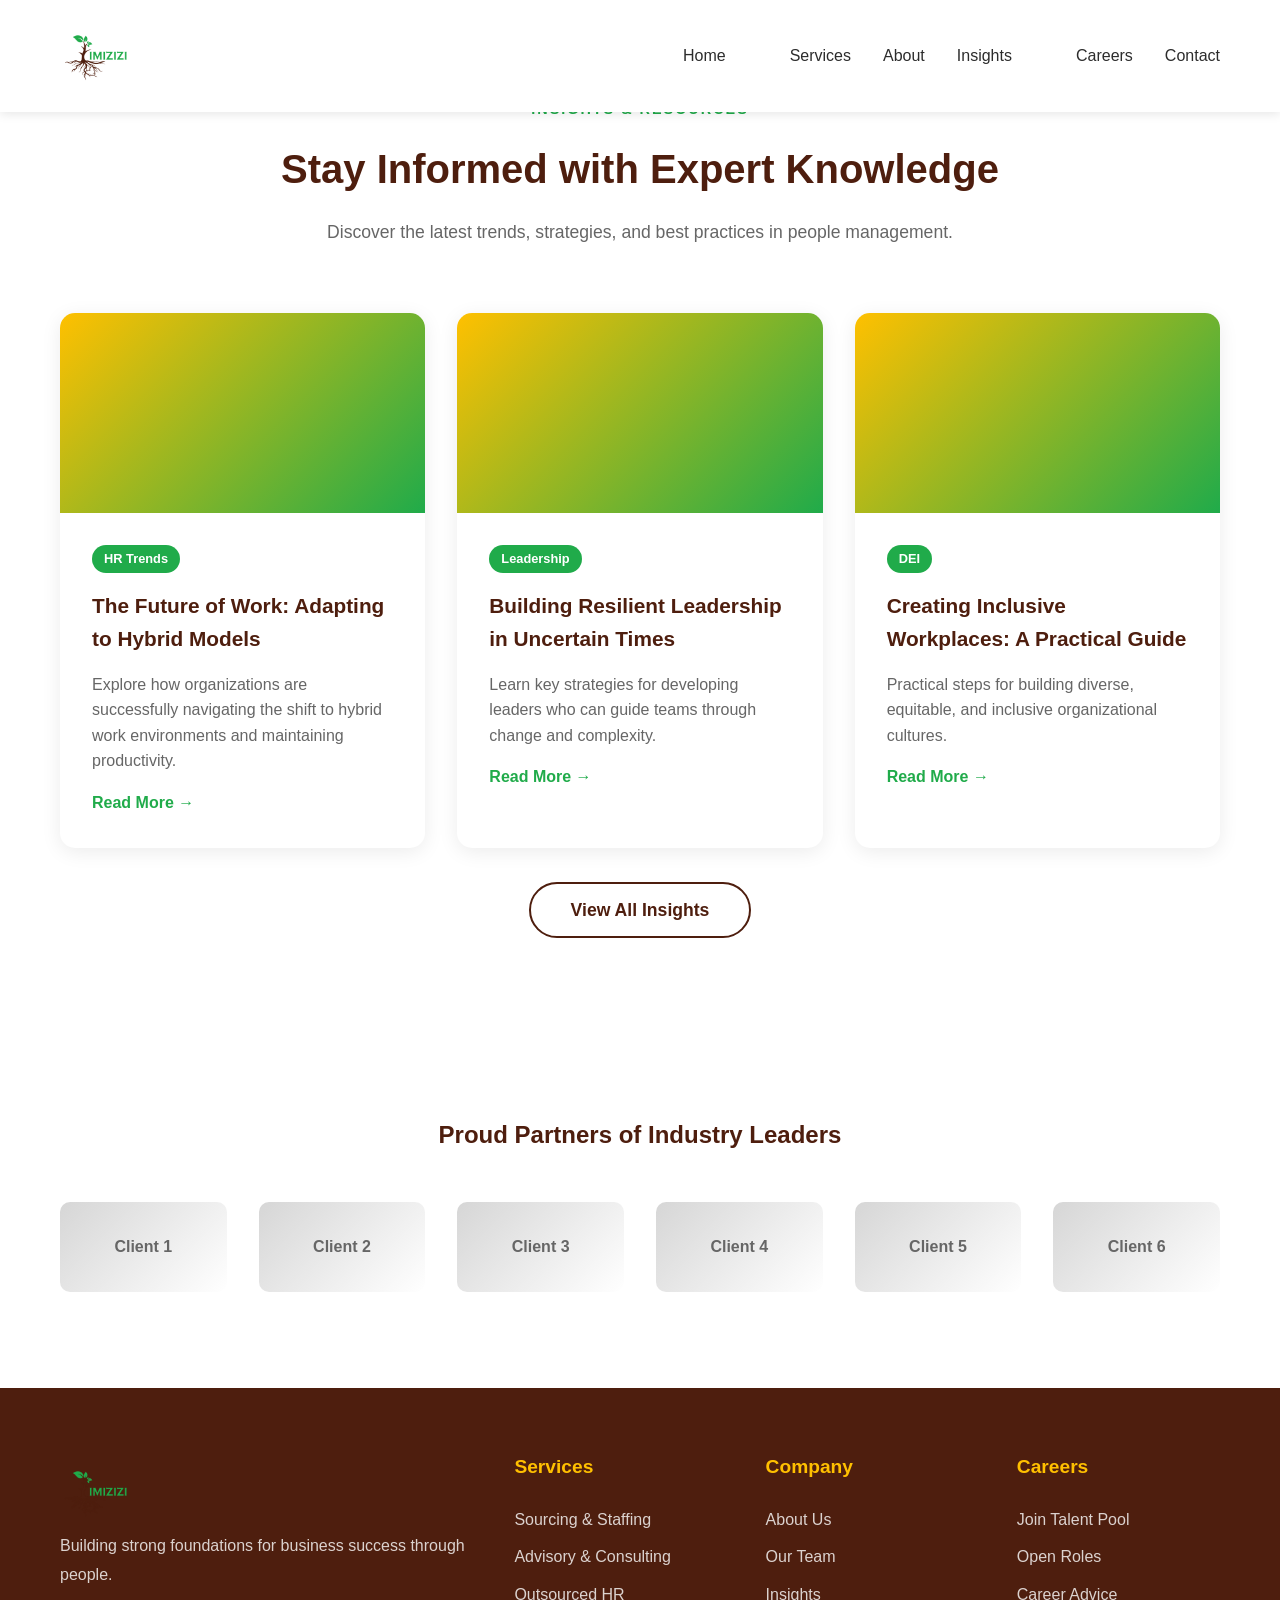
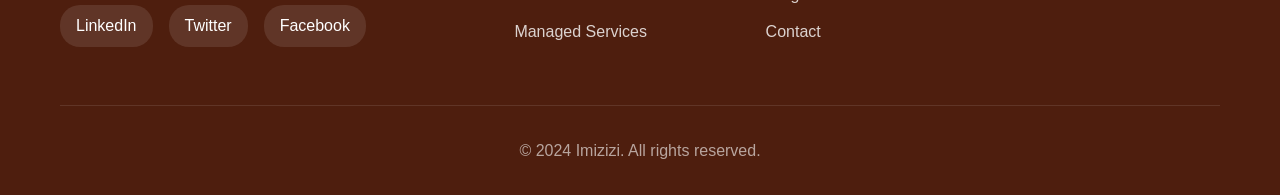
<file: insights.html>
<!DOCTYPE html>
<html lang="en">
<head>
    <meta charset="UTF-8">
    <meta name="viewport" content="width=device-width, initial-scale=1.0">
    <title>Insights - Imizizi</title>
    <link rel="stylesheet" href="styles.css">
</head>
<body>

<!-- Navigation -->
    <nav class="navbar">
        <div class="container">
            <div class="nav-wrapper">
                <div class="logo">
                    <img src="images/Logo.png" alt="Imizizi Logo" class="logo-img">
                </div>
                
                <button class="mobile-menu-toggle" aria-label="Toggle menu">
                    <span></span>
                    <span></span>
                    <span></span>
                </button>
                <ul class="nav-menu">
                    <li><a href="home.html" class="nav-link active">Home</a></li>
                    <li class="dropdown">
                       <li><a href="services.html" class="nav-link">Services</a></li>
                        <ul class="dropdown-menu">
                            <li><a href="#sourcing">Sourcing & Staffing</a></li>
                            <li><a href="#advisory">Advisory & Consulting</a></li>
                            <li><a href="#outsourced">Outsourced People Management</a></li>
                            <li><a href="#managed">Managed Services</a></li>
                        </ul>
                    </li>
                    <li><a href="about.html" class="nav-link">About</a></li>
                    <li><a href="insights.html" class="nav-link">Insights</a></li>
                    <li class="dropdown">
                        <li><a href="careers.html" class="nav-link">Careers</a></li>
                        <ul class="dropdown-menu">
                            <li><a href="#talent-pool">Join Our Talent Pool</a></li>
                            <li><a href="#open-roles">Current Open Roles</a></li>
                            <li><a href="#career-advice">Career Advice</a></li>
                        </ul>
                    </li>
                    <li><a href="contact.html" class="nav-link">Contact</a></li>
                </ul>
            </div>
        </div>
    </nav>

<!-- Insights Section -->
    <section id="insights" class="insights-section">
        <div class="container">
            <div class="section-header">
                <span class="section-tag">Insights & Resources</span>
                <h2>Stay Informed with Expert Knowledge</h2>
                <p>Discover the latest trends, strategies, and best practices in people management.</p>
            </div>
            <div class="insights-grid">
                <article class="insight-card" data-aos="fade-up">
                    <div class="insight-image"></div>
                    <div class="insight-content">
                        <span class="insight-category">HR Trends</span>
                        <h3>The Future of Work: Adapting to Hybrid Models</h3>
                        <p>Explore how organizations are successfully navigating the shift to hybrid work environments and maintaining productivity.</p>
                        <a href="#" class="insight-link" data-modal="insight1Modal">Read More →</a>
                    </div>
                </article>
                <article class="insight-card" data-aos="fade-up" data-aos-delay="100">
                    <div class="insight-image"></div>
                    <div class="insight-content">
                        <span class="insight-category">Leadership</span>
                        <h3>Building Resilient Leadership in Uncertain Times</h3>
                        <p>Learn key strategies for developing leaders who can guide teams through change and complexity.</p>
                        <a href="#" class="insight-link" data-modal="insight2Modal">Read More →</a>
                    </div>
                </article>
                <article class="insight-card" data-aos="fade-up" data-aos-delay="200">
                    <div class="insight-image"></div>
                    <div class="insight-content">
                        <span class="insight-category">DEI</span>
                        <h3>Creating Inclusive Workplaces: A Practical Guide</h3>
                        <p>Practical steps for building diverse, equitable, and inclusive organizational cultures.</p>
                        <a href="#" class="insight-link" data-modal="insight3Modal">Read More →</a>
                    </div>
                </article>
            </div>
            <div class="insights-cta">
                <a href="#insights-full" class="btn-secondary" data-modal="allInsightsModal">View All Insights</a>
            </div>
        </div>
    </section>

    <!-- Insight Modals -->
    <div id="insight1Modal" class="modal">
        <div class="modal-content">
            <span class="close">&times;</span>
            <h1>The Future of Work: Adapting to Hybrid Models</h1>
            <span class="insight-category">HR Trends</span>
            
            <p>The workplace landscape has undergone a dramatic transformation. Organizations worldwide are reimagining how, where, and when work gets done. The hybrid work model has emerged as the dominant approach, blending remote flexibility with in-office collaboration.</p>

            <h2>Key Challenges</h2>
            <ul>
                <li>Maintaining team cohesion across distributed workforces</li>
                <li>Ensuring equitable experiences for remote and in-office employees</li>
                <li>Managing productivity and performance in flexible environments</li>
                <li>Preserving organizational culture and employee engagement</li>
            </ul>

            <h2>Best Practices</h2>
            <p>Successful organizations are implementing intentional strategies: establishing clear communication protocols, investing in collaboration technology, creating purposeful office experiences, and measuring outcomes rather than hours worked.</p>

            <h2>The Path Forward</h2>
            <p>The future belongs to organizations that embrace flexibility while maintaining strong connections. Leaders must prioritize trust, transparency, and continuous adaptation to thrive in this new era of work.</p>

            <a href="#contact" class="btn-primary modal-cta">Discuss Your Hybrid Strategy</a>
        </div>
    </div>

    <div id="insight2Modal" class="modal">
        <div class="modal-content">
            <span class="close">&times;</span>
            <h1>Building Resilient Leadership in Uncertain Times</h1>
            <span class="insight-category">Leadership</span>
            
            <p>Today's leaders face unprecedented complexity and constant change. Building resilient leadership capabilities is no longer optional—it's essential for organizational survival and success.</p>

            <h2>Core Resilience Competencies</h2>
            <ul>
                <li><strong>Adaptive Thinking:</strong> Ability to pivot strategies quickly in response to changing conditions</li>
                <li><strong>Emotional Intelligence:</strong> Understanding and managing emotions in self and others</li>
                <li><strong>Strategic Agility:</strong> Balancing long-term vision with short-term responsiveness</li>
                <li><strong>Inclusive Decision-Making:</strong> Leveraging diverse perspectives for better outcomes</li>
            </ul>

            <h2>Development Strategies</h2>
            <p>Organizations can build resilient leaders through targeted development programs, executive coaching, peer learning networks, and real-world stretch assignments that challenge comfort zones.</p>

            <h2>Measuring Impact</h2>
            <p>Track leadership effectiveness through employee engagement scores, team performance metrics, retention rates, and the ability to successfully navigate organizational challenges.</p>

            <a href="#contact" class="btn-primary modal-cta">Explore Leadership Programs</a>
        </div>
    </div>

    <div id="insight3Modal" class="modal">
        <div class="modal-content">
            <span class="close">&times;</span>
            <h1>Creating Inclusive Workplaces: A Practical Guide</h1>
            <span class="insight-category">DEI</span>
            
            <p>Diversity, equity, and inclusion (DEI) are not just buzzwords—they're business imperatives. Organizations with strong DEI practices outperform competitors in innovation, employee satisfaction, and financial results.</p>

            <h2>Foundation Elements</h2>
            <ul>
                <li><strong>Leadership Commitment:</strong> Visible, authentic support from top executives</li>
                <li><strong>Inclusive Policies:</strong> Fair, transparent practices in hiring, promotion, and compensation</li>
                <li><strong>Psychological Safety:</strong> Environments where all voices are heard and valued</li>
                <li><strong>Continuous Education:</strong> Ongoing learning about bias, privilege, and inclusion</li>
            </ul>

            <h2>Action Steps</h2>
            <p>Start with honest assessment of current state, set measurable goals, implement bias-aware recruitment processes, create employee resource groups, and establish accountability mechanisms.</p>

            <h2>Sustaining Progress</h2>
            <p>DEI is a journey, not a destination. Regular measurement, transparent reporting, and continuous improvement ensure lasting cultural transformation.</p>

            <a href="#contact" class="btn-primary modal-cta">Start Your DEI Journey</a>
        </div>
    </div>

    <div id="allInsightsModal" class="modal">
        <div class="modal-content">
            <span class="close">&times;</span>
            <h1>All Insights & Resources</h1>
            <p>Browse our complete library of articles, guides, and resources on people management, leadership, and organizational development.</p>

            <div class="insights-list">
                <div class="insight-item">
                    <h3>Talent Acquisition</h3>
                    <ul>
                        <li>Building a Strong Employer Brand</li>
                        <li>Innovative Recruitment Strategies for 2024</li>
                        <li>The Role of AI in Modern Hiring</li>
                        <li>Reducing Time-to-Hire Without Compromising Quality</li>
                    </ul>
                </div>
                <div class="insight-item">
                    <h3>Employee Engagement</h3>
                    <ul>
                        <li>Creating a Culture of Recognition</li>
                        <li>Measuring and Improving Employee Experience</li>
                        <li>The Connection Between Engagement and Performance</li>
                        <li>Retention Strategies That Actually Work</li>
                    </ul>
                </div>
                <div class="insight-item">
                    <h3>Learning & Development</h3>
                    <ul>
                        <li>Building Future-Ready Skills</li>
                        <li>Effective Onboarding Programs</li>
                        <li>Succession Planning Best Practices</li>
                        <li>Creating a Learning Organization</li>
                    </ul>
                </div>
            </div>

            <a href="#contact" class="btn-primary modal-cta">Subscribe to Our Newsletter</a>
        </div>
    </div>

<!-- Client Logos -->
    <section class="client-logos">
        <div class="container">
            <h3>Proud Partners of Industry Leaders</h3>
            <div class="logo-grid">
                <div class="logo-item">Client 1</div>
                <div class="logo-item">Client 2</div>
                <div class="logo-item">Client 3</div>
                <div class="logo-item">Client 4</div>
                <div class="logo-item">Client 5</div>
                <div class="logo-item">Client 6</div>
            </div>
        </div>
    </section>

<!-- Footer -->
    <footer class="footer">
        <div class="container">
            <div class="footer-grid">
                <div class="footer-col">
                    <div class="footer-logo">
                        <img src="images/Logo.png" alt="Imizizi Logo" class="logo-img">
                    </div>
                    <p>Building strong foundations for business success through people.</p>
                    <div class="footer-social">
                        <a href="#">LinkedIn</a>
                        <a href="#">Twitter</a>
                        <a href="#">Facebook</a>
                    </div>
                </div>
                <div class="footer-col">
                    <h4>Services</h4>
                    <ul>
                        <li><a href="#sourcing">Sourcing & Staffing</a></li>
                        <li><a href="#advisory">Advisory & Consulting</a></li>
                        <li><a href="#outsourced">Outsourced HR</a></li>
                        <li><a href="#managed">Managed Services</a></li>
                    </ul>
                </div>
                <div class="footer-col">
                    <h4>Company</h4>
                    <ul>
                        <li><a href="#about">About Us</a></li>
                        <li><a href="#team">Our Team</a></li>
                        <li><a href="#insights">Insights</a></li>
                        <li><a href="#contact">Contact</a></li>
                    </ul>
                </div>
                <div class="footer-col">
                    <h4>Careers</h4>
                    <ul>
                        <li><a href="#talent-pool">Join Talent Pool</a></li>
                        <li><a href="#open-roles">Open Roles</a></li>
                        <li><a href="#career-advice">Career Advice</a></li>
                    </ul>
                </div>
            </div>
            <div class="footer-bottom">
                <p>&copy; 2024 Imizizi. All rights reserved.</p>
            </div>
        </div>
    </footer>

    <script src="script.js"></script>

</body>
</html>
</file>
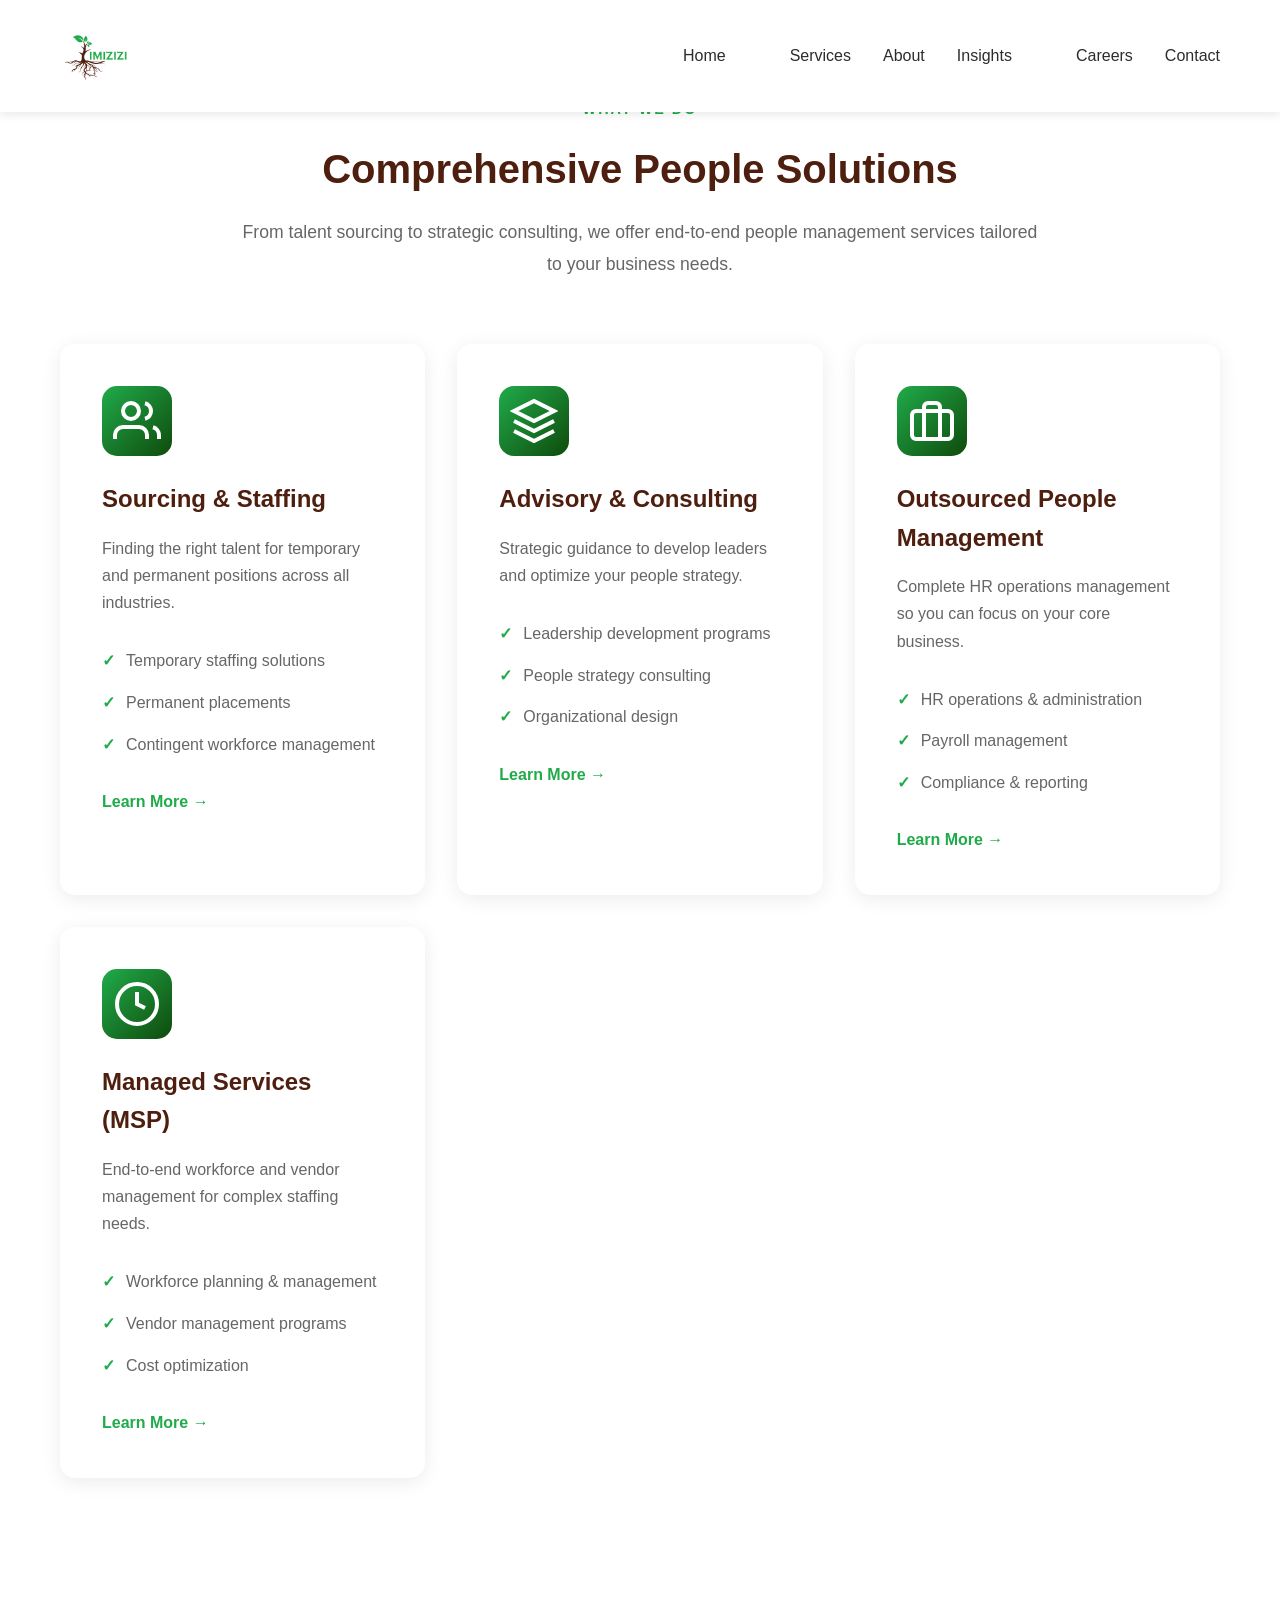
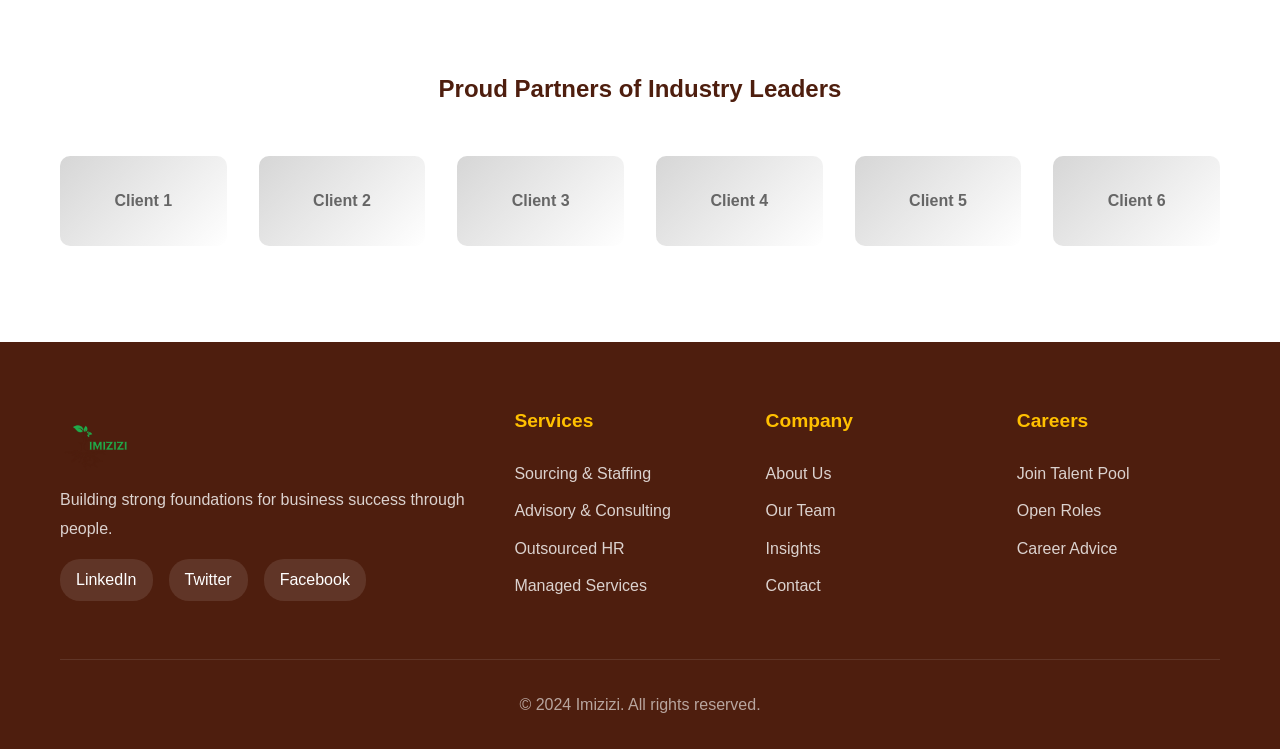
<file: services.html>
<!DOCTYPE html>
<html lang="en">
<head>
    <meta charset="UTF-8">
    <meta name="viewport" content="width=device-width, initial-scale=1.0">
    <title>Services - Imizizi</title>
    <link rel="stylesheet" href="styles.css">
</head>
<body>
<!-- Navigation -->
    <nav class="navbar">
        <div class="container">
            <div class="nav-wrapper">
                <div class="logo">
                    <img src="images/Logo.png" alt="Imizizi Logo" class="logo-img">
                </div>
                
                <button class="mobile-menu-toggle" aria-label="Toggle menu">
                    <span></span>
                    <span></span>
                    <span></span>
                </button>
                <ul class="nav-menu">
                  <li><a href="home.html" class="nav-link active">Home</a></li>
                    <li class="dropdown">
                        <li><a href="services.html" class="nav-link">Services</a></li>
                        <ul class="dropdown-menu">
                            <li><a href="#sourcing">Sourcing & Staffing</a></li>
                            <li><a href="#advisory">Advisory & Consulting</a></li>
                            <li><a href="#outsourced">Outsourced People Management</a></li>
                            <li><a href="#managed">Managed Services</a></li>
                        </ul>
                    </li>
                    <li><a href="about.html" class="nav-link">About</a></li>
                    <li><a href="insights.html" class="nav-link">Insights</a></li>
                    <li class="dropdown">
                        <li><a href="careers.html" class="nav-link">Careers</a></li>
                        <ul class="dropdown-menu">
                            <li><a href="#talent-pool">Join Our Talent Pool</a></li>
                            <li><a href="#open-roles">Current Open Roles</a></li>
                            <li><a href="#career-advice">Career Advice</a></li>
                        </ul>
                    </li>
                    <li><a href="contact.html" class="nav-link">Contact</a></li>
                </ul>
            </div>
        </div>
    </nav>

<!-- Services Overview -->
    <section id="services" class="services-overview">
        <div class="container">
            <div class="section-header">
                <span class="section-tag">What We Do</span>
                <h2>Comprehensive People Solutions</h2>
                <p>From talent sourcing to strategic consulting, we offer end-to-end people management services tailored to your business needs.</p>
            </div>
            <div class="services-grid">
                <div class="service-card" data-aos="fade-up">
                    <div class="service-icon">
                        <svg width="48" height="48" viewBox="0 0 24 24" fill="none" stroke="currentColor" stroke-width="2">
                            <path d="M17 21v-2a4 4 0 0 0-4-4H5a4 4 0 0 0-4 4v2"></path>
                            <circle cx="9" cy="7" r="4"></circle>
                            <path d="M23 21v-2a4 4 0 0 0-3-3.87"></path>
                            <path d="M16 3.13a4 4 0 0 1 0 7.75"></path>
                        </svg>
                    </div>
                    <h3>Sourcing & Staffing</h3>
                    <p>Finding the right talent for temporary and permanent positions across all industries.</p>
                    <ul class="service-list">
                        <li>Temporary staffing solutions</li>
                        <li>Permanent placements</li>
                        <li>Contingent workforce management</li>
                    </ul>
                    <a href="#sourcing" class="service-link" data-modal="sourcingModal">Learn More →</a>
                </div>

                <div class="service-card" data-aos="fade-up" data-aos-delay="100">
                    <div class="service-icon">
                        <svg width="48" height="48" viewBox="0 0 24 24" fill="none" stroke="currentColor" stroke-width="2">
                            <path d="M12 2L2 7l10 5 10-5-10-5z"></path>
                            <path d="M2 17l10 5 10-5"></path>
                            <path d="M2 12l10 5 10-5"></path>
                        </svg>
                    </div>
                    <h3>Advisory & Consulting</h3>
                    <p>Strategic guidance to develop leaders and optimize your people strategy.</p>
                    <ul class="service-list">
                        <li>Leadership development programs</li>
                        <li>People strategy consulting</li>
                        <li>Organizational design</li>
                    </ul>
                    <a href="#advisory" class="service-link" data-modal="advisoryModal">Learn More →</a>
                </div>

                <div class="service-card" data-aos="fade-up" data-aos-delay="200">
                    <div class="service-icon">
                        <svg width="48" height="48" viewBox="0 0 24 24" fill="none" stroke="currentColor" stroke-width="2">
                            <rect x="2" y="7" width="20" height="14" rx="2" ry="2"></rect>
                            <path d="M16 21V5a2 2 0 0 0-2-2h-4a2 2 0 0 0-2 2v16"></path>
                        </svg>
                    </div>
                    <h3>Outsourced People Management</h3>
                    <p>Complete HR operations management so you can focus on your core business.</p>
                    <ul class="service-list">
                        <li>HR operations & administration</li>
                        <li>Payroll management</li>
                        <li>Compliance & reporting</li>
                    </ul>
                    <a href="#outsourced" class="service-link" data-modal="outsourcedModal">Learn More →</a>
                </div>

                <div class="service-card" data-aos="fade-up" data-aos-delay="300">
                    <div class="service-icon">
                        <svg width="48" height="48" viewBox="0 0 24 24" fill="none" stroke="currentColor" stroke-width="2">
                            <circle cx="12" cy="12" r="10"></circle>
                            <polyline points="12 6 12 12 16 14"></polyline>
                        </svg>
                    </div>
                    <h3>Managed Services (MSP)</h3>
                    <p>End-to-end workforce and vendor management for complex staffing needs.</p>
                    <ul class="service-list">
                        <li>Workforce planning & management</li>
                        <li>Vendor management programs</li>
                        <li>Cost optimization</li>
                    </ul>
                    <a href="#managed" class="service-link" data-modal="managedModal">Learn More →</a>
                </div>
            </div>
        </div>
    </section>

    <!-- Service Modals -->
    <div id="sourcingModal" class="modal">
        <div class="modal-content">
            <span class="close">&times;</span>
            <h1>Sourcing & Staffing Services</h1>
            <p>At Imizizi, we specialize in providing tailored talent solutions for your business, whether temporary or permanent.</p>

            <h2>Our Offerings</h2>
            <ul>
                <li><strong>Temporary staffing solutions:</strong> Quickly scale your workforce with qualified professionals for short-term projects.</li>
                <li><strong>Permanent placements:</strong> Connect with top talent for long-term roles and secure your business growth.</li>
                <li><strong>Contingent workforce management:</strong> Efficiently manage freelancers, contractors, and project-based employees.</li>
                <li><strong>Recruitment process outsourcing (RPO):</strong> Full-service recruitment support to streamline your hiring.</li>
                <li><strong>Industry-specialized recruitment:</strong> Expert sourcing for IT, finance, healthcare, and more.</li>
            </ul>

            <h2>Why Choose Imizizi?</h2>
            <p>We combine industry knowledge, robust networks, and a people-first approach to ensure that the right candidates are placed in the right roles. Our focus is on building strong foundations for lasting business success.</p>

            <a href="#contact" class="btn-primary modal-cta">Contact Us for Staffing Solutions</a>
        </div>
    </div>

    <div id="advisoryModal" class="modal">
        <div class="modal-content">
            <span class="close">&times;</span>
            <h1>Advisory & Consulting Services</h1>
            <p>Transform your organization with strategic HR consulting and leadership development programs designed to drive sustainable growth.</p>

            <h2>Our Services Include</h2>
            <ul>
                <li><strong>Leadership Development Programs:</strong> Cultivate strong leaders through customized training and coaching initiatives.</li>
                <li><strong>People Strategy Consulting:</strong> Align your workforce strategy with business objectives for maximum impact.</li>
                <li><strong>Organizational Design:</strong> Optimize your organizational structure for efficiency and agility.</li>
                <li><strong>Change Management:</strong> Navigate organizational transitions smoothly with expert guidance.</li>
                <li><strong>Performance Management Systems:</strong> Implement frameworks that drive accountability and results.</li>
            </ul>

            <h2>Our Approach</h2>
            <p>We partner with you to understand your unique challenges and opportunities, then develop tailored solutions that create lasting organizational impact. Our consultants bring decades of experience across diverse industries.</p>

            <a href="#contact" class="btn-primary modal-cta">Schedule a Consultation</a>
        </div>
    </div>

    <div id="outsourcedModal" class="modal">
        <div class="modal-content">
            <span class="close">&times;</span>
            <h1>Outsourced People Management</h1>
            <p>Focus on your core business while we handle all aspects of HR operations with professionalism and compliance excellence.</p>

            <h2>Comprehensive HR Solutions</h2>
            <ul>
                <li><strong>HR Operations & Administration:</strong> Complete management of day-to-day HR functions and employee lifecycle.</li>
                <li><strong>Payroll Management:</strong> Accurate, timely payroll processing with full compliance assurance.</li>
                <li><strong>Compliance & Reporting:</strong> Stay compliant with labor laws and regulations across all jurisdictions.</li>
                <li><strong>Benefits Administration:</strong> Manage employee benefits programs efficiently and effectively.</li>
                <li><strong>Employee Relations:</strong> Handle workplace issues, grievances, and conflict resolution professionally.</li>
            </ul>

            <h2>Benefits of Outsourcing</h2>
            <p>Reduce overhead costs, access expert HR knowledge, ensure compliance, and free up internal resources to focus on strategic initiatives. Our team becomes an extension of your organization.</p>

            <a href="#contact" class="btn-primary modal-cta">Get Started Today</a>
        </div>
    </div>

    <div id="managedModal" class="modal">
        <div class="modal-content">
            <span class="close">&times;</span>
            <h1>Managed Services Program (MSP)</h1>
            <p>Streamline your contingent workforce management with our comprehensive MSP solutions that optimize costs and improve quality.</p>

            <h2>MSP Capabilities</h2>
            <ul>
                <li><strong>Workforce Planning & Management:</strong> Strategic oversight of your entire contingent workforce ecosystem.</li>
                <li><strong>Vendor Management Programs:</strong> Consolidate and optimize your staffing supplier relationships.</li>
                <li><strong>Cost Optimization:</strong> Reduce spend while improving quality through data-driven insights.</li>
                <li><strong>Compliance Management:</strong> Ensure all contractors and vendors meet regulatory requirements.</li>
                <li><strong>Technology Integration:</strong> Leverage cutting-edge VMS platforms for transparency and efficiency.</li>
            </ul>

            <h2>Why MSP?</h2>
            <p>Gain complete visibility into your contingent workforce, reduce administrative burden, achieve significant cost savings, and access top talent faster. Our MSP solutions scale with your business needs.</p>

            <a href="#contact" class="btn-primary modal-cta">Learn More About MSP</a>
        </div>
    </div>

<!-- Client Logos -->
    <section class="client-logos">
        <div class="container">
            <h3>Proud Partners of Industry Leaders</h3>
            <div class="logo-grid">
                <div class="logo-item">Client 1</div>
                <div class="logo-item">Client 2</div>
                <div class="logo-item">Client 3</div>
                <div class="logo-item">Client 4</div>
                <div class="logo-item">Client 5</div>
                <div class="logo-item">Client 6</div>
            </div>
        </div>
    </section>

    <!-- Footer -->
    <footer class="footer">
        <div class="container">
            <div class="footer-grid">
                <div class="footer-col">
                    <div class="footer-logo">
                        <img src="images/Logo.png" alt="Imizizi Logo" class="logo-img">
                    </div>
                    <p>Building strong foundations for business success through people.</p>
                    <div class="footer-social">
                        <a href="#">LinkedIn</a>
                        <a href="#">Twitter</a>
                        <a href="#">Facebook</a>
                    </div>
                </div>
                <div class="footer-col">
                    <h4>Services</h4>
                    <ul>
                        <li><a href="#sourcing">Sourcing & Staffing</a></li>
                        <li><a href="#advisory">Advisory & Consulting</a></li>
                        <li><a href="#outsourced">Outsourced HR</a></li>
                        <li><a href="#managed">Managed Services</a></li>
                    </ul>
                </div>
                <div class="footer-col">
                    <h4>Company</h4>
                    <ul>
                        <li><a href="#about">About Us</a></li>
                        <li><a href="#team">Our Team</a></li>
                        <li><a href="#insights">Insights</a></li>
                        <li><a href="#contact">Contact</a></li>
                    </ul>
                </div>
                <div class="footer-col">
                    <h4>Careers</h4>
                    <ul>
                        <li><a href="#talent-pool">Join Talent Pool</a></li>
                        <li><a href="#open-roles">Open Roles</a></li>
                        <li><a href="#career-advice">Career Advice</a></li>
                    </ul>
                </div>
            </div>
            <div class="footer-bottom">
                <p>&copy; 2024 Imizizi. All rights reserved.</p>
            </div>
        </div>
    </footer>

    <script src="script.js"></script>

</body>
</html>
</file>
<file: styles.css>
/* Color Palette */
:root {
    --primary-brown: #4e1e0e;
    --primary-gold: #ffc000;
    --primary-green: #20ab4a;
    --accent-red: #ba4e2b;
    --light-gold: #ffd87c;
    --dark-green: #0f4b0c;
    --white: #ffffff;
    --medium-gold: #d6a81f;
    --light-gray: #d6d6d6;
    --text-dark: #2c2c2c;
    --text-light: #666666;
}

/* Reset & Base Styles */
* {
    margin: 0;
    padding: 0;
    box-sizing: border-box;
}

body {
    font-family: -apple-system, BlinkMacSystemFont, 'Segoe UI', Roboto, 'Helvetica Neue', Arial, sans-serif;
    line-height: 1.6;
    color: var(--text-dark);
    overflow-x: hidden;
}

.container {
    max-width: 1200px;
    margin: 0 auto;
    padding: 0 20px;
}

a {
    text-decoration: none;
    color: inherit;
}

/* Navigation */
.navbar {
    position: fixed;
    top: 0;
    left: 0;
    right: 0;
    background: var(--white);
    box-shadow: 0 2px 10px rgba(0,0,0,0.1);
    z-index: 1000;
    transition: all 0.3s ease;
}

.nav-wrapper {
    display: flex;
    justify-content: space-between;
    align-items: center;
    padding: 1rem 0;
}

.logo {
    display: flex;
    align-items: center;
    gap: 10px;
    animation: slideInLeft 0.6s ease-out;
}

.logo .tagline {
    color: var(--primary-green);
    font-size: 0.9rem;
    font-style: italic;
}

.logo-img {
    height: 80px;
    width: auto;
    display: block;
    transition: transform 0.3s ease;
}

.logo-img:hover {
    transform: scale(1.05) rotate(2deg);
}

.nav-menu {
    display: flex;
    list-style: none;
    gap: 2rem;
    align-items: center;
    animation: slideInRight 0.6s ease-out;
}

.nav-link {
    color: var(--text-dark);
    font-weight: 500;
    transition: all 0.3s ease;
    padding: 0.5rem 0;
    position: relative;
}

.nav-link:hover,
.nav-link.active {
    color: var(--primary-green);
}

.nav-link::after {
    content: '';
    position: absolute;
    bottom: 0;
    left: 0;
    width: 0;
    height: 2px;
    background: var(--primary-green);
    transition: width 0.3s ease;
}

.nav-link:hover::after,
.nav-link.active::after {
    width: 100%;
}

.dropdown {
    position: relative;
}

.dropdown-menu {
    display: none;
    position: absolute;
    top: 100%;
    left: 0;
    background: var(--white);
    box-shadow: 0 4px 20px rgba(0,0,0,0.1);
    list-style: none;
    padding: 1rem 0;
    min-width: 250px;
    border-radius: 8px;
    margin-top: 0.5rem;
}

.dropdown:hover .dropdown-menu {
    display: block;
    animation: fadeInDown 0.3s ease;
}

.dropdown-menu li {
    padding: 0;
}

.dropdown-menu a {
    display: block;
    padding: 0.75rem 1.5rem;
    color: var(--text-dark);
    transition: all 0.3s ease;
}

.dropdown-menu a:hover {
    background: var(--primary-green);
    color: var(--white);
    transform: translateX(5px);
}

.btn-primary-nav {
    background: var(--primary-green);
    color: var(--white);
    padding: 0.75rem 1.5rem;
    border-radius: 25px;
    font-weight: 600;
    transition: all 0.3s ease;
}

.btn-primary-nav:hover {
    background: var(--dark-green);
    transform: translateY(-2px);
    box-shadow: 0 4px 15px rgba(32, 171, 74, 0.3);
}

.mobile-menu-toggle {
    display: none;
    flex-direction: column;
    gap: 5px;
    background: none;
    border: none;
    cursor: pointer;
    padding: 5px;
}

.mobile-menu-toggle span {
    width: 25px;
    height: 3px;
    background: var(--primary-brown);
    transition: all 0.3s ease;
}

/* Hero Section */
.hero {
    position: relative;
    min-height: 100vh;
    display: flex;
    align-items: center;
    padding-top: 80px;
    overflow: hidden;
}

.hero-background {
    position: absolute;
    top: 0;
    left: 0;
    right: 0;
    bottom: 0;
    background: linear-gradient(135deg, var(--light-gold) 0%, var(--primary-gold) 50%, var(--primary-green) 100%);
    opacity: 0.1;
    z-index: -1;
    animation: gradientShift 15s ease infinite;
}

@keyframes gradientShift {
    0%, 100% {
        transform: scale(1) rotate(0deg);
    }
    50% {
        transform: scale(1.1) rotate(5deg);
    }
}

.hero-content {
    text-align: center;
    max-width: 900px;
    margin: 0 auto;
    padding: 2rem 0;
}

.hero-title {
    font-size: 3.5rem;
    font-weight: 800;
    color: var(--primary-brown);
    margin-bottom: 1.5rem;
    line-height: 1.2;
}

.hero-subtitle {
    font-size: 1.3rem;
    color: var(--text-light);
    margin-bottom: 2.5rem;
    line-height: 1.8;
}

.hero-buttons {
    display: flex;
    gap: 1.5rem;
    justify-content: center;
    flex-wrap: wrap;
    margin-bottom: 4rem;
}

.btn-primary {
    background: var(--primary-green);
    color: var(--white);
    padding: 1rem 2.5rem;
    border-radius: 30px;
    font-weight: 600;
    font-size: 1.1rem;
    transition: all 0.4s ease;
    border: 2px solid var(--primary-green);
    position: relative;
    overflow: hidden;
    cursor: pointer;
}

.btn-primary::before {
    content: '';
    position: absolute;
    top: 50%;
    left: 50%;
    width: 0;
    height: 0;
    border-radius: 50%;
    background: rgba(255, 255, 255, 0.3);
    transform: translate(-50%, -50%);
    transition: width 0.6s, height 0.6s;
}

.btn-primary:hover::before {
    width: 300px;
    height: 300px;
}

.btn-primary:hover {
    background: var(--dark-green);
    transform: translateY(-3px) scale(1.05);
    box-shadow: 0 10px 30px rgba(32, 171, 74, 0.5);
}

.btn-secondary {
    background: transparent;
    color: var(--primary-brown);
    padding: 1rem 2.5rem;
    border-radius: 30px;
    font-weight: 600;
    font-size: 1.1rem;
    border: 2px solid var(--primary-brown);
    transition: all 0.4s ease;
    position: relative;
    overflow: hidden;
    cursor: pointer;
}

.btn-secondary::before {
    content: '';
    position: absolute;
    top: 0;
    left: -100%;
    width: 100%;
    height: 100%;
    background: var(--primary-brown);
    transition: left 0.4s ease;
    z-index: -1;
}

.btn-secondary:hover::before {
    left: 0;
}

.btn-secondary:hover {
    color: var(--white);
    transform: translateY(-3px) scale(1.05);
    box-shadow: 0 10px 30px rgba(78, 30, 14, 0.4);
}

.btn-outline {
    background: transparent;
    color: var(--white);
    padding: 1rem 2.5rem;
    border-radius: 30px;
    font-weight: 600;
    font-size: 1.1rem;
    border: 2px solid var(--white);
    transition: all 0.4s ease;
    cursor: pointer;
}

.btn-outline:hover {
    background: var(--white);
    color: var(--primary-brown);
    transform: translateY(-3px) scale(1.05);
    box-shadow: 0 10px 30px rgba(255, 255, 255, 0.3);
}

.hero-stats {
    display: flex;
    justify-content: center;
    gap: 4rem;
    flex-wrap: wrap;
}

.stat-item {
    text-align: center;
    animation: float 3s ease-in-out infinite;
}

.stat-item:nth-child(2) {
    animation-delay: 0.5s;
}

.stat-item:nth-child(3) {
    animation-delay: 1s;
}

@keyframes float {
    0%, 100% {
        transform: translateY(0);
    }
    50% {
        transform: translateY(-10px);
    }
}

.stat-number {
    font-size: 3rem;
    font-weight: 800;
    color: var(--primary-green);
    margin-bottom: 0.5rem;
}

.stat-item p {
    color: var(--text-light);
    font-size: 1rem;
}

.scroll-indicator {
    position: absolute;
    bottom: 30px;
    left: 50%;
    transform: translateX(-50%);
    animation: bounce 2s infinite;
}

@keyframes bounce {
    0%, 20%, 50%, 80%, 100% {
        transform: translateX(-50%) translateY(0);
    }
    40% {
        transform: translateX(-50%) translateY(-10px);
    }
    60% {
        transform: translateX(-50%) translateY(-5px);
    }
}

.scroll-indicator span {
    display: block;
    width: 20px;
    height: 30px;
    border: 2px solid var(--primary-brown);
    border-radius: 15px;
    position: relative;
}

.scroll-indicator span::before {
    content: '';
    position: absolute;
    top: 5px;
    left: 50%;
    transform: translateX(-50%);
    width: 4px;
    height: 8px;
    background: var(--primary-brown);
    border-radius: 2px;
    animation: scroll 2s infinite;
}

/* Animations */
@keyframes scroll {
    0%, 100% {
        transform: translateX(-50%) translateY(0);
        opacity: 1;
    }
    50% {
        transform: translateX(-50%) translateY(10px);
        opacity: 0.5;
    }
}

@keyframes fadeInDown {
    from {
        opacity: 0;
        transform: translateY(-10px);
    }
    to {
        opacity: 1;
        transform: translateY(0);
    }
}

@keyframes slideInLeft {
    from {
        opacity: 0;
        transform: translateX(-50px);
    }
    to {
        opacity: 1;
        transform: translateX(0);
    }
}

@keyframes slideInRight {
    from {
        opacity: 0;
        transform: translateX(50px);
    }
    to {
        opacity: 1;
        transform: translateX(0);
    }
}

.animate-fade-in {
    animation: fadeIn 1s ease-out;
}

.animate-fade-in-delay {
    animation: fadeIn 1s ease-out 0.3s both;
}

.animate-fade-in-delay-2 {
    animation: fadeIn 1s ease-out 0.6s both;
}

.animate-fade-in-delay-3 {
    animation: fadeIn 1s ease-out 0.9s both;
}

@keyframes fadeIn {
    from {
        opacity: 0;
        transform: translateY(20px);
    }
    to {
        opacity: 1;
        transform: translateY(0);
    }
}

/* Section Styles */
section {
    padding: 6rem 0;
}

.section-header {
    text-align: center;
    margin-bottom: 4rem;
    max-width: 800px;
    margin-left: auto;
    margin-right: auto;
}

.section-tag {
    display: inline-block;
    color: var(--primary-green);
    font-weight: 600;
    text-transform: uppercase;
    letter-spacing: 2px;
    font-size: 0.9rem;
    margin-bottom: 1rem;
    animation: pulse 2s ease-in-out infinite;
}

@keyframes pulse {
    0%, 100% {
        opacity: 1;
    }
    50% {
        opacity: 0.7;
    }
}

.section-header h2 {
    font-size: 2.5rem;
    color: var(--primary-brown);
    margin-bottom: 1rem;
    font-weight: 700;
}

.section-header p {
    font-size: 1.1rem;
    color: var(--text-light);
    line-height: 1.8;
}

/* Services Section */
.services-overview {
    background: linear-gradient(to bottom, var(--white) 0%, rgba(255, 255, 255, 0.5) 100%);
}

.services-grid {
    display: grid;
    grid-template-columns: repeat(auto-fit, minmax(280px, 1fr));
    gap: 2rem;
}

.service-card {
    background: var(--white);
    padding: 2.5rem;
    border-radius: 15px;
    box-shadow: 0 4px 20px rgba(0,0,0,0.08);
    transition: all 0.4s ease;
    border: 2px solid transparent;
    position: relative;
    overflow: hidden;
}

.service-card::before {
    content: '';
    position: absolute;
    top: -50%;
    left: -50%;
    width: 200%;
    height: 200%;
    background: radial-gradient(circle, rgba(32, 171, 74, 0.1) 0%, transparent 70%);
    transform: scale(0);
    transition: transform 0.6s ease;
}

.service-card:hover::before {
    transform: scale(1);
}

.service-card:hover {
    transform: translateY(-15px) scale(1.02);
    box-shadow: 0 15px 40px rgba(32, 171, 74, 0.2);
    border-color: var(--primary-green);
}

.service-icon {
    width: 70px;
    height: 70px;
    background: linear-gradient(135deg, var(--primary-green) 0%, var(--dark-green) 100%);
    border-radius: 15px;
    display: flex;
    align-items: center;
    justify-content: center;
    margin-bottom: 1.5rem;
    color: var(--white);
    transition: all 0.4s ease;
}

.service-card:hover .service-icon {
    transform: rotateY(360deg) scale(1.1);
}

.service-card h3 {
    font-size: 1.5rem;
    color: var(--primary-brown);
    margin-bottom: 1rem;
}

.service-card > p {
    color: var(--text-light);
    margin-bottom: 1.5rem;
    line-height: 1.7;
}

.service-list {
    list-style: none;
    margin-bottom: 1.5rem;
}

.service-list li {
    padding: 0.5rem 0;
    padding-left: 1.5rem;
    position: relative;
    color: var(--text-light);
    transition: all 0.3s ease;
}

.service-list li::before {
    content: '✓';
    position: absolute;
    left: 0;
    color: var(--primary-green);
    font-weight: bold;
}

.service-card:hover .service-list li {
    transform: translateX(5px);
}

.service-link {
    color: var(--primary-green);
    font-weight: 600;
    transition: all 0.3s ease;
    display: inline-block;
    cursor: pointer;
}

.service-link:hover {
    color: var(--dark-green);
    transform: translateX(5px);
}

/* Modal Styles */
.modal {
    display: none;
    position: fixed;
    z-index: 2000;
    left: 0;
    top: 0;
    width: 100%;
    height: 100%;
    overflow: auto;
    background-color: rgba(0, 0, 0, 0.7);
    animation: fadeIn 0.3s ease;
    backdrop-filter: blur(5px);
}

.modal-content {
    background-color: var(--white);
    margin: 5% auto;
    padding: 3rem;
    border-radius: 20px;
    width: 90%;
    max-width: 800px;
    box-shadow: 0 20px 60px rgba(0, 0, 0, 0.3);
    animation: slideInUp 0.4s ease;
    max-height: 85vh;
    overflow-y: auto;
}

@keyframes slideInUp {
    from {
        opacity: 0;
        transform: translateY(50px);
    }
    to {
        opacity: 1;
        transform: translateY(0);
    }
}

.modal-content h1 {
    color: var(--primary-brown);
    margin-bottom: 1rem;
    font-size: 2rem;
}

.modal-content h2 {
    color: var(--primary-green);
    margin-top: 2rem;
    margin-bottom: 1rem;
    font-size: 1.5rem;
}

.modal-content p {
    color: var(--text-light);
    line-height: 1.8;
    margin-bottom: 1rem;
}

.modal-content ul {
    margin-left: 2rem;
    margin-bottom: 1.5rem;
}

.modal-content li {
    color: var(--text-light);
    margin-bottom: 0.75rem;
    line-height: 1.6;
}

.modal-cta {
    margin-top: 2rem;
    display: inline-block;
}

.close {
    color: var(--text-light);
    float: right;
    font-size: 2rem;
    font-weight: bold;
    cursor: pointer;
    transition: all 0.3s ease;
    line-height: 1;
}

.close:hover {
    color: var(--primary-green);
    transform: rotate(90deg) scale(1.2);
}

/* Team Grid in Modal */
.team-grid {
    display: grid;
    grid-template-columns: repeat(auto-fit, minmax(200px, 1fr));
    gap: 2rem;
    margin: 2rem 0;
}

.team-member {
    text-align: center;
}

.team-photo {
    width: 120px;
    height: 120px;
    border-radius: 50%;
    background: linear-gradient(135deg, var(--light-gold), var(--primary-green));
    margin: 0 auto 1rem;
    transition: transform 0.3s ease;
}

.team-member:hover .team-photo {
    transform: scale(1.1) rotate(5deg);
}

.team-role {
    color: var(--primary-green);
    font-weight: 600;
    margin: 0.5rem 0;
}

/* Jobs List in Modal */
.jobs-list {
    margin: 2rem 0;
}

.job-item {
    padding: 1.5rem;
    border: 2px solid var(--light-gray);
    border-radius: 10px;
    margin-bottom: 1.5rem;
    transition: all 0.3s ease;
}

.job-item:hover {
    border-color: var(--primary-green);
    box-shadow: 0 5px 20px rgba(32, 171, 74, 0.1);
    transform: translateY(-3px);
}

.job-meta {
    color: var(--primary-green);
    font-size: 0.9rem;
    margin: 0.5rem 0;
}

.jobs-footer {
    text-align: center;
    margin-top: 2rem;
    color: var(--text-light);
}

.jobs-footer a {
    color: var(--primary-green);
    text-decoration: underline;
    cursor: pointer;
}

/* Insights List in Modal */
.insights-list {
    margin: 2rem 0;
}

.insight-item {
    margin-bottom: 2rem;
}

.insight-item h3 {
    color: var(--primary-green);
    margin-bottom: 1rem;
}

.insight-item ul {
    list-style: disc;
}

/* Advice Sections in Modal */
.advice-sections {
    margin: 2rem 0;
}

.advice-section {
    margin-bottom: 2rem;
    padding: 1.5rem;
    background: rgba(32, 171, 74, 0.05);
    border-radius: 10px;
    border-left: 4px solid var(--primary-green);
}

/* Talent Form in Modal */
.talent-form {
    margin-top: 2rem;
}

.talent-form input,
.talent-form select,
.talent-form textarea {
    width: 100%;
    padding: 1rem;
    margin-bottom: 1rem;
    border: 2px solid var(--light-gray);
    border-radius: 8px;
    font-size: 1rem;
    transition: all 0.3s ease;
}

.talent-form input:focus,
.talent-form select:focus,
.talent-form textarea:focus {
    outline: none;
    border-color: var(--primary-green);
    box-shadow: 0 0 0 3px rgba(32, 171, 74, 0.1);
}

/* Two Column Layout */
.two-column-layout {
    display: grid;
    grid-template-columns: repeat(2, 1fr);
    gap: 4rem;
    align-items: center;
}

.two-column-layout.reverse {
    direction: rtl;
}

.two-column-layout.reverse > * {
    direction: ltr;
}

/* Why Choose Us Section */
.why-choose-us {
    background: linear-gradient(135deg, rgba(255, 192, 0, 0.05) 0%, rgba(32, 171, 74, 0.05) 100%);
}

.benefits-list {
    margin: 2rem 0;
}

.benefit-item {
    display: flex;
    gap: 1rem;
    margin-bottom: 1.5rem;
    align-items: flex-start;
    transition: all 0.3s ease;
}

.benefit-item:hover {
    transform: translateX(10px);
}

.benefit-icon {
    width: 40px;
    height: 40px;
    background: var(--primary-green);
    color: var(--white);
    border-radius: 50%;
    display: flex;
    align-items: center;
    justify-content: center;
    font-weight: bold;
    flex-shrink: 0;
    transition: all 0.3s ease;
}

.benefit-item:hover .benefit-icon {
    transform: rotate(360deg) scale(1.1);
}

.benefit-item h4 {
    color: var(--primary-brown);
    margin-bottom: 0.5rem;
}

.benefit-item p {
    color: var(--text-light);
}

/* Image Collage */
.image-collage {
    display: grid;
    grid-template-columns: repeat(2, 1fr);
    gap: 1rem;
    height: 500px;
}

.collage-item {
    background: linear-gradient(135deg, var(--light-gold), var(--primary-green));
    border-radius: 15px;
    transition: all 0.4s ease;
}

.collage-1 {
    grid-row: 1 / 3;
}

.collage-item:hover {
    transform: scale(1.05) rotate(2deg);
    box-shadow: 0 10px 30px rgba(0, 0, 0, 0.2);
}

/* Testimonials Section */
.testimonials {
    background: var(--primary-brown);
    color: var(--white);
}

.testimonials .section-tag {
    color: var(--primary-gold);
}

.testimonials .section-header h2 {
    color: var(--white);
}

.testimonials .section-header p {
    color: rgba(255, 255, 255, 0.8);
}

.testimonials-slider {
    position: relative;
    min-height: 300px;
}

.testimonial-card {
    display: none;
    background: rgba(255, 255, 255, 0.1);
    padding: 3rem;
    border-radius: 20px;
    backdrop-filter: blur(10px);
    border: 2px solid rgba(255, 255, 255, 0.2);
    animation: fadeIn 0.5s ease;
}

.testimonial-card.active {
    display: block;
}

.quote-icon {
    font-size: 4rem;
    color: var(--primary-gold);
    line-height: 1;
    margin-bottom: 1rem;
}

.testimonial-text {
    font-size: 1.2rem;
    line-height: 1.8;
    margin-bottom: 2rem;
    color: var(--white);
}

.testimonial-author {
    display: flex;
    align-items: center;
    gap: 1rem;
}

.author-avatar {
    width: 60px;
    height: 60px;
    border-radius: 50%;
    background: linear-gradient(135deg, var(--primary-gold), var(--primary-green));
}

.testimonial-author h4 {
    color: var(--white);
    margin-bottom: 0.25rem;
}

.testimonial-author p {
    color: rgba(255, 255, 255, 0.7);
    font-size: 0.9rem;
}

.testimonial-controls {
    display: flex;
    justify-content: center;
    align-items: center;
    gap: 2rem;
    margin-top: 2rem;
}

.testimonial-prev,
.testimonial-next {
    background: rgba(255, 255, 255, 0.2);
    color: var(--white);
    border: none;
    width: 50px;
    height: 50px;
    border-radius: 50%;
    font-size: 1.5rem;
    cursor: pointer;
    transition: all 0.3s ease;
}

.testimonial-prev:hover,
.testimonial-next:hover {
    background: var(--primary-green);
    transform: scale(1.1);
}

.testimonial-dots {
    display: flex;
    gap: 0.5rem;
}

.dot {
    width: 12px;
    height: 12px;
    border-radius: 50%;
    background: rgba(255, 255, 255, 0.3);
    cursor: pointer;
    transition: all 0.3s ease;
}

.dot.active {
    background: var(--primary-gold);
    width: 30px;
    border-radius: 6px;
}

/* Client Logos */
.client-logos {
    background: var(--white);
    text-align: center;
}

.client-logos h3 {
    color: var(--primary-brown);
    margin-bottom: 3rem;
    font-size: 1.5rem;
}

.logo-grid {
    display: grid;
    grid-template-columns: repeat(auto-fit, minmax(150px, 1fr));
    gap: 2rem;
}

.logo-item {
    background: linear-gradient(135deg, var(--light-gray), var(--white));
    padding: 2rem;
    border-radius: 10px;
    display: flex;
    align-items: center;
    justify-content: center;
    font-weight: 600;
    color: var(--text-light);
    transition: all 0.3s ease;
}

.logo-item:hover {
    transform: translateY(-5px);
    box-shadow: 0 10px 30px rgba(0, 0, 0, 0.1);
}

/* About Section */
.about-section {
    background: rgba(255, 192, 0, 0.05);
}

.about-image {
    width: 100%;
    height: 500px;
    background: linear-gradient(135deg, var(--primary-green), var(--dark-green));
    border-radius: 20px;
    transition: all 0.4s ease;
}

.about-image:hover {
    transform: scale(1.02) rotate(-2deg);
    box-shadow: 0 20px 50px rgba(0, 0, 0, 0.2);
}

.values-grid {
    display: grid;
    grid-template-columns: repeat(auto-fit, minmax(150px, 1fr));
    gap: 1.5rem;
    margin: 2rem 0;
}

.value-item {
    text-align: center;
    padding: 1.5rem;
    background: var(--white);
    border-radius: 10px;
    transition: all 0.3s ease;
}

.value-item:hover {
    transform: translateY(-5px);
    box-shadow: 0 10px 30px rgba(32, 171, 74, 0.1);
}

.value-item h4 {
    color: var(--primary-green);
    margin-bottom: 0.5rem;
}

.value-item p {
    color: var(--text-light);
    font-size: 0.9rem;
}

/* Insights Section */
.insights-section {
    background: var(--white);
}

.insights-grid {
    display: grid;
    grid-template-columns: repeat(auto-fit, minmax(300px, 1fr));
    gap: 2rem;
    margin-bottom: 3rem;
}

.insight-card {
    background: var(--white);
    border-radius: 15px;
    overflow: hidden;
    box-shadow: 0 4px 20px rgba(0, 0, 0, 0.08);
    transition: all 0.4s ease;
}

.insight-card:hover {
    transform: translateY(-10px);
    box-shadow: 0 15px 40px rgba(0, 0, 0, 0.15);
}

.insight-image {
    width: 100%;
    height: 200px;
    background: linear-gradient(135deg, var(--primary-gold), var(--primary-green));
    transition: all 0.4s ease;
}

.insight-card:hover .insight-image {
    transform: scale(1.1);
}

.insight-content {
    padding: 2rem;
}

.insight-category {
    display: inline-block;
    background: var(--primary-green);
    color: var(--white);
    padding: 0.25rem 0.75rem;
    border-radius: 20px;
    font-size: 0.8rem;
    font-weight: 600;
    margin-bottom: 1rem;
}

.insight-content h3 {
    color: var(--primary-brown);
    margin-bottom: 1rem;
    font-size: 1.3rem;
}

.insight-content p {
    color: var(--text-light);
    margin-bottom: 1rem;
    line-height: 1.6;
}

.insight-link {
    color: var(--primary-green);
    font-weight: 600;
    transition: all 0.3s ease;
    display: inline-block;
    cursor: pointer;
}

.insight-link:hover {
    color: var(--dark-green);
    transform: translateX(5px);
}

.insights-cta {
    text-align: center;
}

/* CTA Banner */
.cta-banner {
    background: linear-gradient(135deg, var(--primary-green) 0%, var(--dark-green) 100%);
    color: var(--white);
    position: relative;
    overflow: hidden;
}

.cta-banner::before {
    content: '';
    position: absolute;
    top: -50%;
    right: -50%;
    width: 200%;
    height: 200%;
    background: radial-gradient(circle, rgba(255, 255, 255, 0.1) 0%, transparent 70%);
    animation: rotate 20s linear infinite;
}

@keyframes rotate {
    from {
        transform: rotate(0deg);
    }
    to {
        transform: rotate(360deg);
    }
}

.cta-content {
    text-align: center;
    position: relative;
    z-index: 1;
}

.cta-content h2 {
    font-size: 2.5rem;
    margin-bottom: 1rem;
}

.cta-content p {
    font-size: 1.2rem;
    margin-bottom: 2rem;
    opacity: 0.9;
}

.cta-buttons {
    display: flex;
    gap: 1.5rem;
    justify-content: center;
    flex-wrap: wrap;
}

/* Careers Section */
.careers-section {
    background: rgba(32, 171, 74, 0.05);
}

.careers-grid {
    display: grid;
    grid-template-columns: repeat(auto-fit, minmax(280px, 1fr));
    gap: 2rem;
}

.career-card {
    background: var(--white);
    padding: 2.5rem;
    border-radius: 15px;
    text-align: center;
    box-shadow: 0 4px 20px rgba(0, 0, 0, 0.08);
    transition: all 0.4s ease;
}

.career-card:hover {
    transform: translateY(-10px) scale(1.02);
    box-shadow: 0 15px 40px rgba(32, 171, 74, 0.2);
}

.career-card h3 {
    color: var(--primary-brown);
    margin-bottom: 1rem;
    font-size: 1.5rem;
}

.career-card p {
    color: var(--text-light);
    margin-bottom: 1.5rem;
    line-height: 1.6;
}

/* Contact Section */
.contact-section {
    background: var(--white);
}

.contact-grid {
    display: grid;
    grid-template-columns: repeat(2, 1fr);
    gap: 4rem;
}

.contact-info h3 {
    color: var(--primary-brown);
    margin-bottom: 1rem;
    font-size: 1.8rem;
}

.contact-info > p {
    color: var(--text-light);
    margin-bottom: 2rem;
    line-height: 1.8;
}

.contact-details {
    margin-bottom: 2rem;
}

.contact-item {
    display: flex;
    gap: 1rem;
    margin-bottom: 1.5rem;
    align-items: flex-start;
    transition: all 0.3s ease;
}

.contact-item:hover {
    transform: translateX(10px);
}

.contact-icon {
    font-size: 1.5rem;
    width: 40px;
    height: 40px;
    display: flex;
    align-items: center;
    justify-content: center;
    background: linear-gradient(135deg, var(--primary-green), var(--dark-green));
    border-radius: 50%;
    flex-shrink: 0;
}

.contact-item h4 {
    color: var(--primary-brown);
    margin-bottom: 0.25rem;
}

.contact-item p {
    color: var(--text-light);
    line-height: 1.6;
}

.social-links {
    display: flex;
    gap: 1rem;
}

.social-icon {
    padding: 0.75rem 1.5rem;
    background: var(--primary-green);
    color: var(--white);
    border-radius: 25px;
    transition: all 0.3s ease;
}

.social-icon:hover {
    background: var(--dark-green);
    transform: translateY(-3px);
    box-shadow: 0 5px 15px rgba(32, 171, 74, 0.3);
}

/* Contact Form */
.contact-form {
    display: flex;
    flex-direction: column;
    gap: 1rem;
}

.form-group {
    position: relative;
}

.contact-form input,
.contact-form select,
.contact-form textarea {
    width: 100%;
    padding: 1rem;
    border: 2px solid var(--light-gray);
    border-radius: 8px;
    font-size: 1rem;
    transition: all 0.3s ease;
    font-family: inherit;
}

.contact-form input:focus,
.contact-form select:focus,
.contact-form textarea:focus {
    outline: none;
    border-color: var(--primary-green);
    box-shadow: 0 0 0 3px rgba(32, 171, 74, 0.1);
    transform: translateY(-2px);
}

.contact-form button {
    border: none;
    cursor: pointer;
}

/* Footer */
.footer {
    background: var(--primary-brown);
    color: var(--white);
    padding: 4rem 0 2rem;
}

.footer-grid {
    display: grid;
    grid-template-columns: 2fr 1fr 1fr 1fr;
    gap: 3rem;
    margin-bottom: 3rem;
}

.footer-col h4 {
    color: var(--primary-gold);
    margin-bottom: 1.5rem;
    font-size: 1.2rem;
}

.footer-col p {
    color: rgba(255, 255, 255, 0.8);
    line-height: 1.8;
    margin-bottom: 1rem;
}

.footer-col ul {
    list-style: none;
}

.footer-col ul li {
    margin-bottom: 0.75rem;
}

.footer-col ul li a {
    color: rgba(255, 255, 255, 0.8);
    transition: all 0.3s ease;
}

.footer-col ul li a:hover {
    color: var(--primary-gold);
    transform: translateX(5px);
    display: inline-block;
}

.footer-social {
    display: flex;
    gap: 1rem;
    margin-top: 1rem;
}

.footer-social a {
    padding: 0.5rem 1rem;
    background: rgba(255, 255, 255, 0.1);
    border-radius: 20px;
    transition: all 0.3s ease;
}

.footer-social a:hover {
    background: var(--primary-green);
    transform: translateY(-3px);
}

.footer-bottom {
    text-align: center;
    padding-top: 2rem;
    border-top: 1px solid rgba(255, 255, 255, 0.1);
    color: rgba(255, 255, 255, 0.6);
}

/* AOS Animation Classes */
[data-aos] {
    opacity: 0;
    transition: opacity 0.6s ease, transform 0.6s ease;
}

[data-aos].aos-animate {
    opacity: 1;
}

[data-aos="fade-up"] {
    transform: translateY(30px);
}

[data-aos="fade-up"].aos-animate {
    transform: translateY(0);
}

[data-aos="fade-right"] {
    transform: translateX(-30px);
}

[data-aos="fade-right"].aos-animate {
    transform: translateX(0);
}

[data-aos="fade-left"] {
    transform: translateX(30px);
}

[data-aos="fade-left"].aos-animate {
    transform: translateX(0);
}

[data-aos="zoom-in"] {
    transform: scale(0.9);
}

[data-aos="zoom-in"].aos-animate {
    transform: scale(1);
}

/* Responsive Design */
@media (max-width: 968px) {
    .nav-menu {
        position: fixed;
        left: -100%;
        top: 80px;
        flex-direction: column;
        background-color: var(--white);
        width: 100%;
        text-align: center;
        transition: 0.3s;
        box-shadow: 0 10px 27px rgba(0, 0, 0, 0.05);
        padding: 2rem 0;
    }

    .nav-menu.active {
        left: 0;
    }

    .mobile-menu-toggle {
        display: flex;
    }

    .mobile-menu-toggle.active span:nth-child(1) {
        transform: rotate(45deg) translate(8px, 8px);
    }

    .mobile-menu-toggle.active span:nth-child(2) {
        opacity: 0;
    }

    .mobile-menu-toggle.active span:nth-child(3) {
        transform: rotate(-45deg) translate(8px, -8px);
    }

    .hero-title {
        font-size: 2.5rem;
    }

    .two-column-layout,
    .contact-grid,
    .footer-grid {
        grid-template-columns: 1fr;
    }

    .image-collage {
        height: 300px;
    }

    .modal-content {
        padding: 2rem;
        margin: 10% auto;
    }
}

@media (max-width: 640px) {
    .hero-title {
        font-size: 2rem;
    }

    .hero-subtitle {
        font-size: 1.1rem;
    }

    .section-header h2 {
        font-size: 2rem;
    }

    .hero-stats {
        gap: 2rem;
    }

    .stat-number {
        font-size: 2rem;
    }
}
.team-photo {
    width: 120px;
    height: 120px;
    border-radius: 50%;
    background-size: cover;          
    background-position: center;     
    background-repeat: no-repeat;
    margin: 0 auto 15px;             /* Center + spacing */
    border: 3px solid #20ab4a;       
}
</file>
